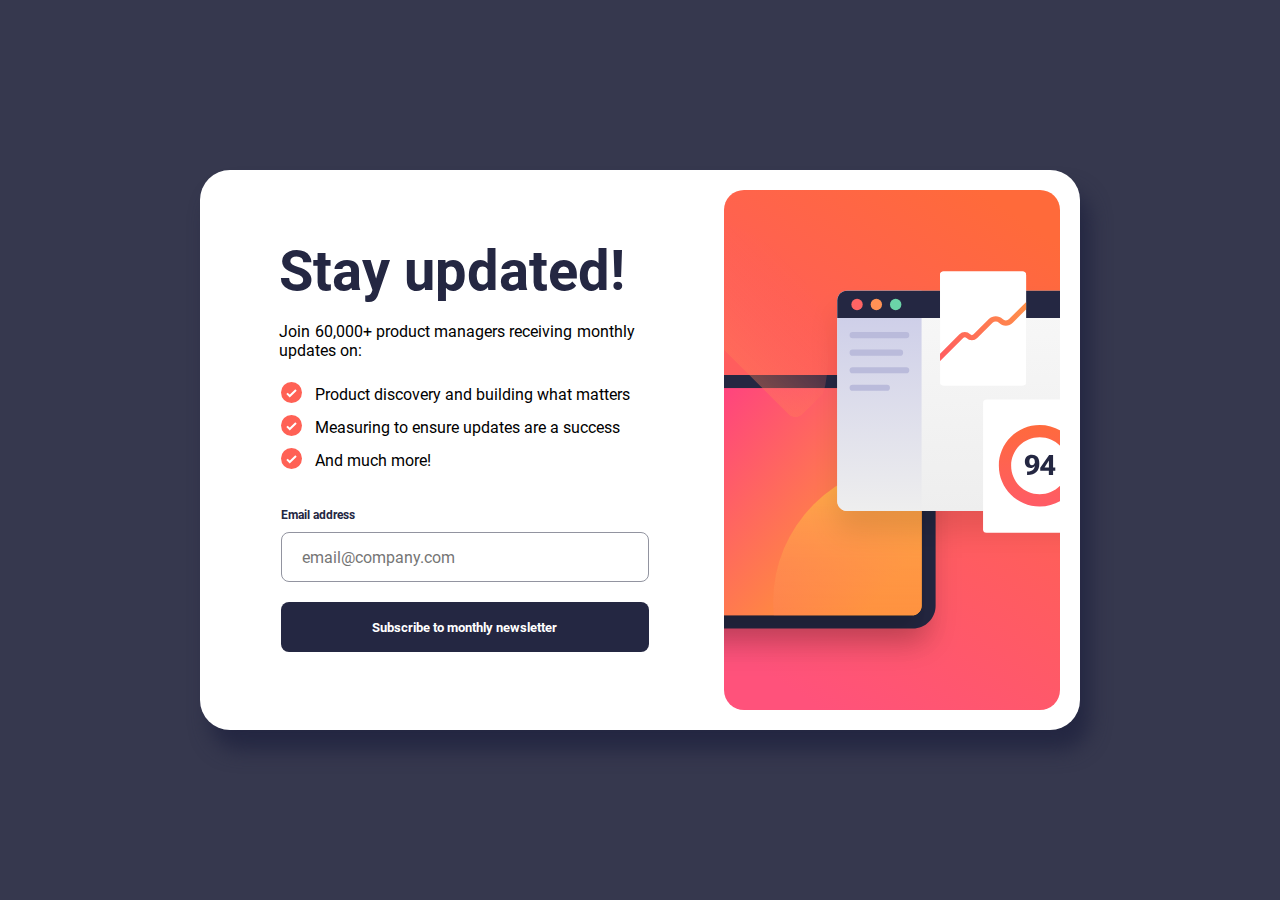
<file: form/index.html>
<!DOCTYPE html>
<html lang="en">
<head>
    <meta charset="UTF-8">
    <meta name="viewport" content="width=device-width, initial-scale=1.0">
    <title>Formulário</title>
    <link rel="stylesheet" href="index.css">
    <link rel="icon" type="image/x-icon" href="img/favicon-32x32.png">
    <script src="index.js" defer></script>
</head>
<body>
        <div class="container">
            <form id="form-confirm">
                <div class="text-subscribe">
                    <h1>Stay updated!</h1>
                    <p>Join 60,000+ product managers receiving monthly updates on:</p>
                    <table>
                        <tr>
                            <td class="icon"><img src="img/icon-list.svg" alt="icon-list"></td>
                            <td>Product discovery and building what matters</td>
                        </tr>
                        <tr>
                            <td class="icon"><img src="img/icon-list.svg" alt="icon-list"></td>
                            <td>Measuring to ensure updates are a success</td>
                        </tr>
                        <tr>
                            <td class="icon"><img src="img/icon-list.svg" alt="icon-list"></td>
                            <td>And much more!</td>
                        </tr>
                    </table>
                </div>
                <div class="email-subscribe">
                    <span id="emailError"></span>
                    <label for="email">Email address</label>
                    <input id="email" type="email" placeholder="email@company.com">
                    <button type="button" id="subscribeBtn" class="buttonDisab" disabled>Subscribe to monthly newsletter</button>
                </div>
            </form>
            <div id="fade" class="hide"></div>
            <section id="modal" class="hide">
                <img src="img/icon-success.svg" alt="">
                <h1>Thanks for subscribing!</h1>
                <p id="confirm"></p>
                <button type="submit" id="dismiss" class="button2">Dismiss message</button>
            </section>
            
            <div class="illustration"></div>
        
        </div>
</body>
</html>
</file>
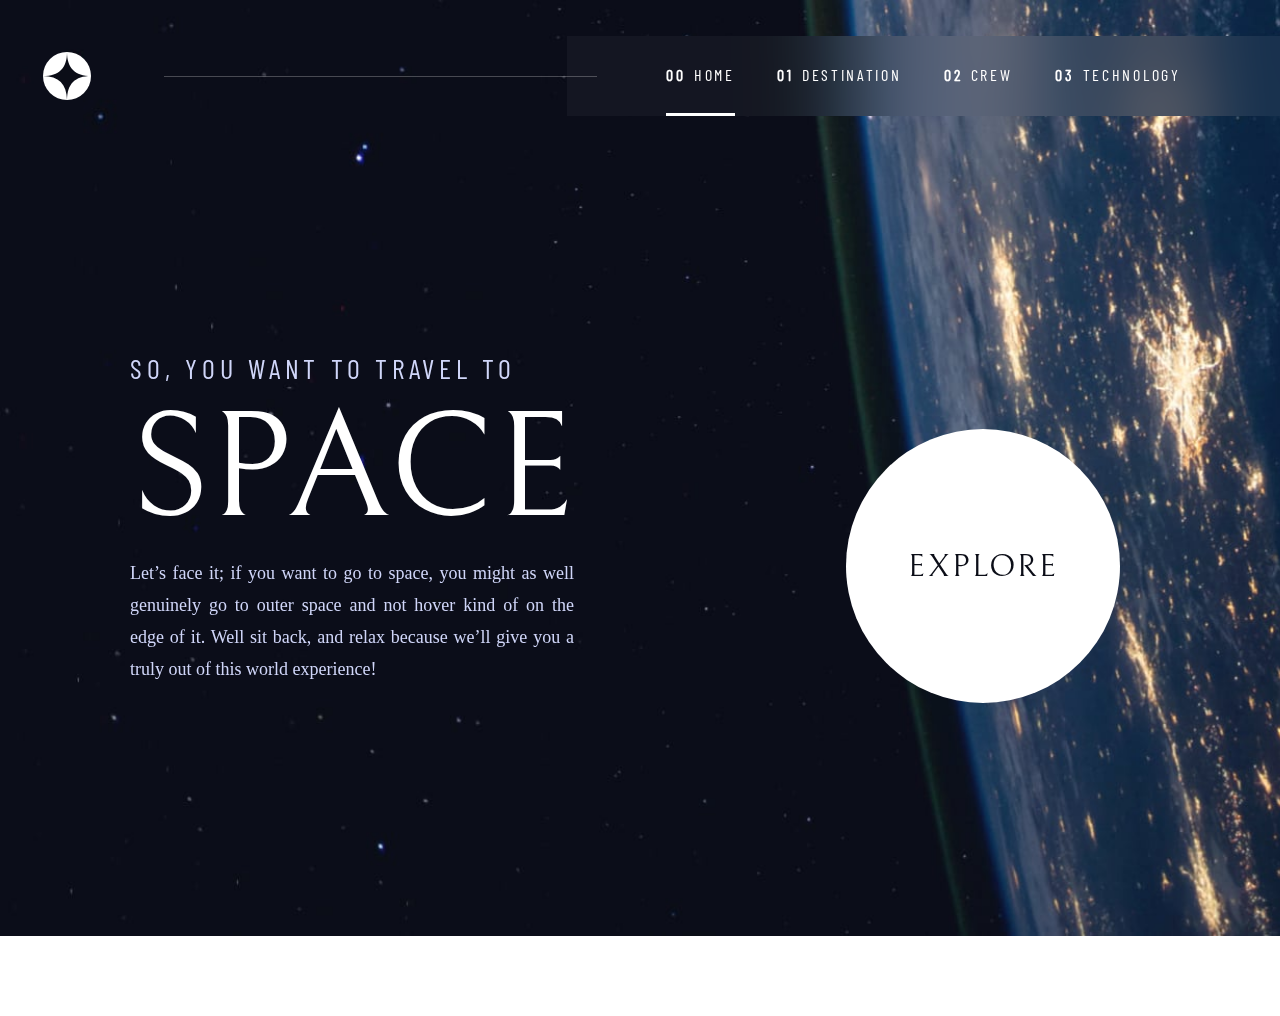
<file: space/index.html>
<!DOCTYPE html>
<html lang="en">
<head>
    <meta charset="UTF-8">
    <meta name="viewport" content="width=device-width, initial-scale=1.0">
    <link rel="stylesheet" href="styles/index.css">
    <script src="js/navBar.js" defer></script>
    <title>Home</title>
</head>
<body class="background-container">
    <nav class="navBar">
        <ul>
            <li class="menu-item active"><a href="index.html"><span>00</span> HOME</a></li>
            <li class="menu-item"><a href="./pages/destination.html"><span>01</span> DESTINATION</a></li>
            <li class="menu-item"><a href="./pages/crew.html"><span>02</span> CREW</a></li>
            <li class="menu-item"><a href="./pages/technology.html"><span>03</span> TECHNOLOGY</a></li>
        </ul>
        <hr>
        <figure class="container-img">
            <img src="./img/assets/shared/logo.svg" alt="">
        </figure>
    </nav>
    
    <section>
            <div class="justify">
                <h5>SO, YOU WANT TO TRAVEL TO</h5>
                <h1>SPACE</h1>
                <article>
                    Let’s face it; if you want to go to space, you might as well 
                    genuinely go to outer space and not hover kind of on the
                    edge of it. Well sit back, and relax because we’ll give you a
                    truly out of this world experience!
                </article>
            </div>
            <div class="btn-explore">
                <a href="./pages/destination.html"><button>EXPLORE</button></a>
            </div>
    </section>
</body>
</html>
</file>
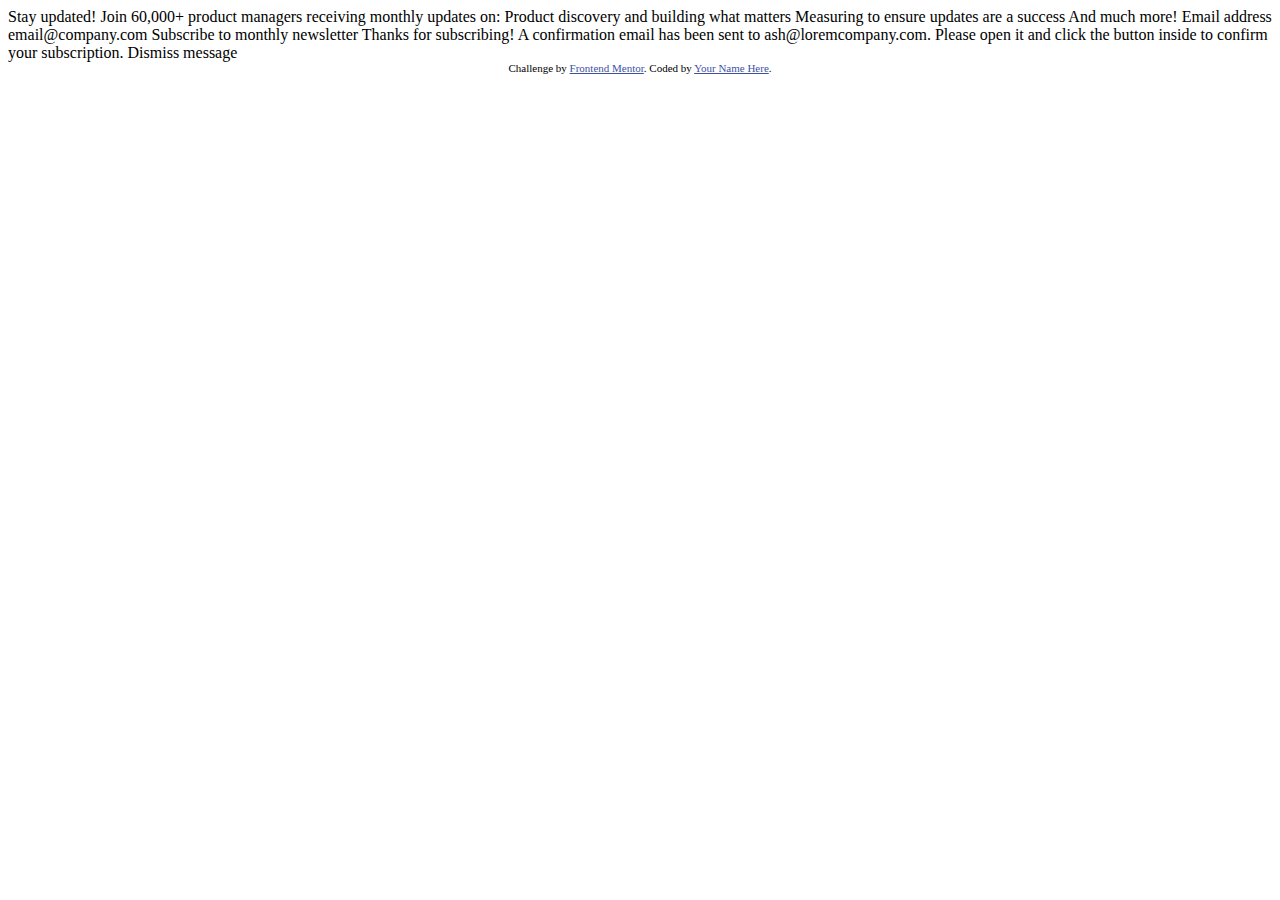
<file: form/newsletter-sign-up-with-success-message-main/index.html>
<!DOCTYPE html>
<html lang="en">
<head>
  <meta charset="UTF-8">
  <meta name="viewport" content="width=device-width, initial-scale=1.0"> <!-- displays site properly based on user's device -->

  <link rel="icon" type="image/png" sizes="32x32" href="./assets/images/favicon-32x32.png">
  
  <title>Frontend Mentor | Newsletter sign-up form with success message</title>

  <!-- Feel free to remove these styles or customise in your own stylesheet 👍 -->
  <style>
    .attribution { font-size: 11px; text-align: center; }
    .attribution a { color: hsl(228, 45%, 44%); }
  </style>
</head>
<body>

  <!-- Sign-up form start -->

  Stay updated!

  Join 60,000+ product managers receiving monthly updates on:

  Product discovery and building what matters
  Measuring to ensure updates are a success
  And much more!

  Email address
  email@company.com

  Subscribe to monthly newsletter

  <!-- Sign-up form end -->

  <!-- Success message start -->

  Thanks for subscribing!

  A confirmation email has been sent to ash@loremcompany.com. 
  Please open it and click the button inside to confirm your subscription.

  Dismiss message

  <!-- Success message end -->
  
  <div class="attribution">
    Challenge by <a href="https://www.frontendmentor.io?ref=challenge" target="_blank">Frontend Mentor</a>. 
    Coded by <a href="#">Your Name Here</a>.
  </div>
</body>
</html>
</file>
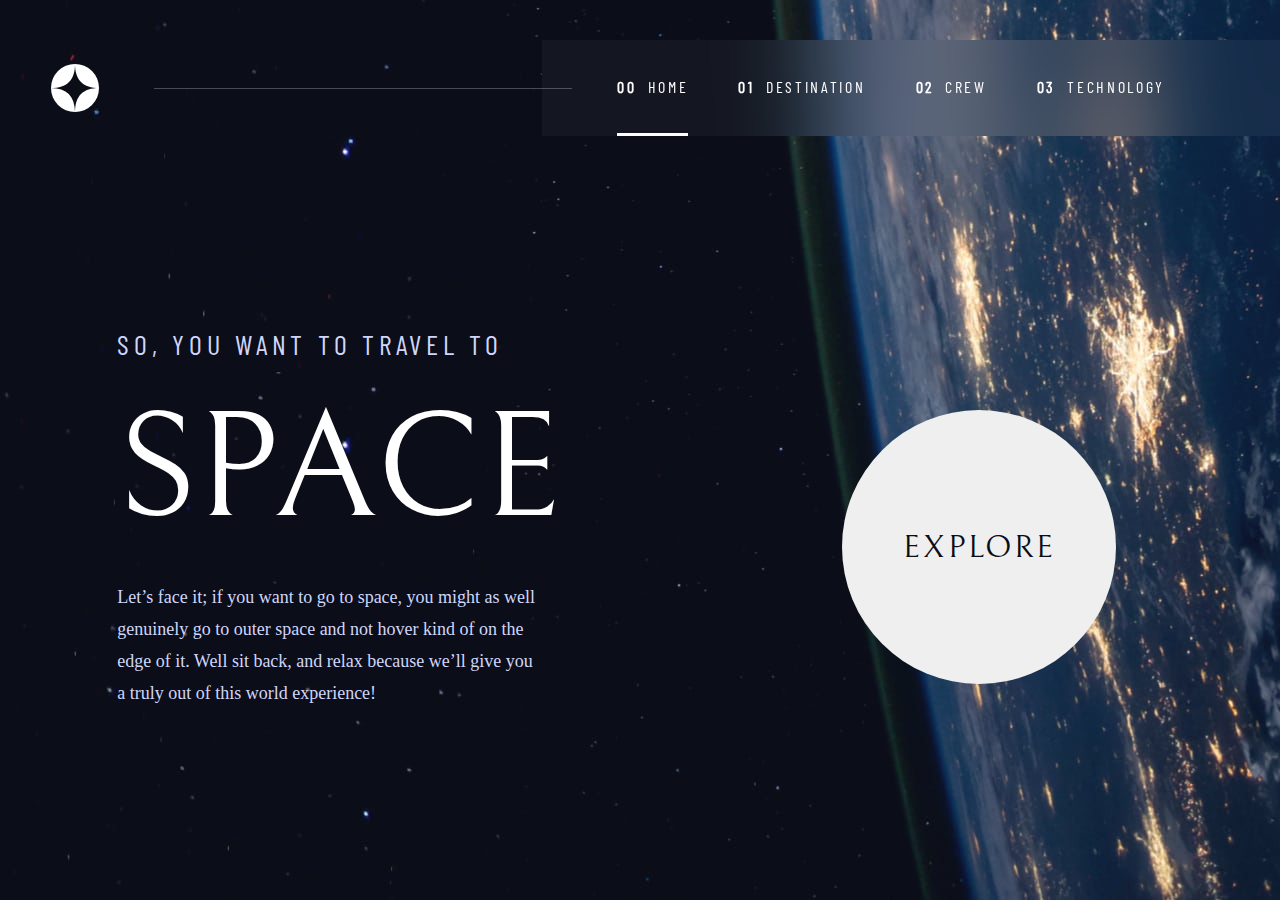
<file: tourism-space/public/index.html>
<!DOCTYPE html>
<html lang="en">
<head>
    <meta charset="UTF-8">
    <meta name="viewport" content="width=device-width, initial-scale=1.0">
    <link rel="stylesheet" href="../style/index.css">
    <script src="../js/index.js" defer></script>
    <title>Space - Home</title>
</head>
<body>
    <header>
        <figure>
            <img src="../img/assets/shared/logo.svg" alt="">
        </figure>
        <hr>
            <div class="mobile-menu">
                <div id="line1"></div>
                <div id="line2"></div>
                <div id="line3"></div>
            </div>
        <nav>
            <ul>
                <li><a href="index.html" class="nav-a active-border-line"><span>00</span>HOME</a></li>
                <li><a href="destination.html" class="nav-a"><span>01</span>DESTINATION</a></li>
                <li><a href="crew.html" class="nav-a"><span>02</span>CREW</a></li>
                <li><a href="technology.html" class="nav-a"><span>03</span>TECHNOLOGY</a></li>
            </ul>
        </nav>
    </header>
    <section>
        <div class="container-space">
            <div>
                <h2>SO, YOU WANT TO TRAVEL TO</h2>
                <h1>SPACE</h1>
                <p>
                    Let’s face it; if you want to go to space, 
                    you might as well genuinely go to outer space 
                    and not hover kind of on the edge of it. Well 
                    sit back, and relax because we’ll give you a 
                    truly out of this world experience!
                </p>
            </div>
        </div>
        <div class="container-btn">
            <div>
               <a href="destination.html"><button>EXPLORE</button></a>
            </div>
        </div>
    </section>
</body>
</html>
</file>
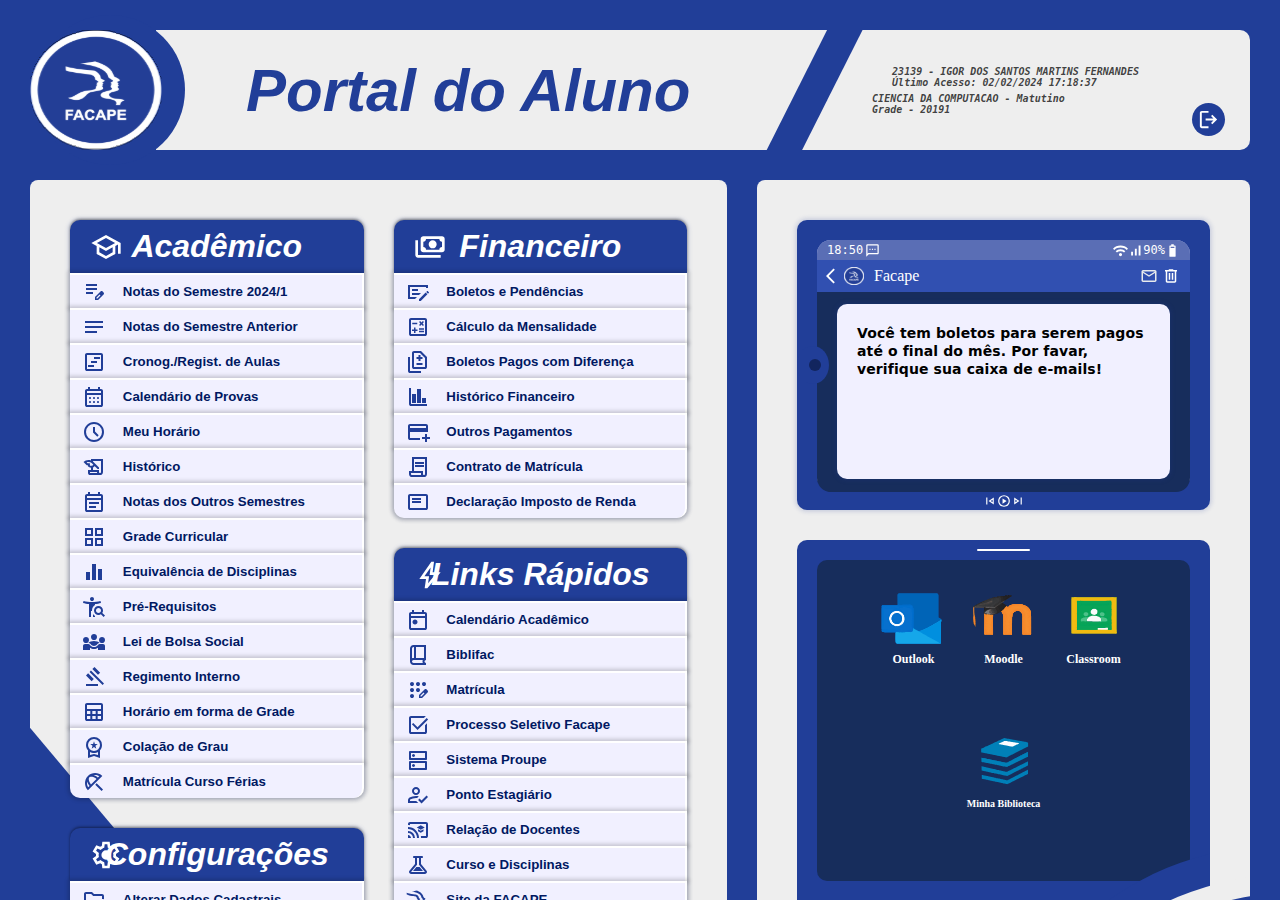
<file: facape/home/home.html>
<!DOCTYPE html>
<html lang="en">
<head>
    <meta charset="UTF-8">
    <meta http-equiv="X-UA-Compatible" content="IE=edge">
    <meta name="viewport" content="width=device-width, initial-scale=1.0">
    <link rel="preconnect" href="https://fonts.googleapis.com">
    <link rel="preconnect" href="https://fonts.gstatic.com" crossorigin>
    <link href="https://fonts.googleapis.com/css2?family=Pixelify+Sans:wght@400..700&display=swap" rel="stylesheet">
    <link rel="stylesheet" href="home.css">
    <script defer src="home.js"></script>
    <title>Portal do Aluno - Home</title>
</head>
<body>
    <div class="escurece-tela" id="tela-escura">
        <div class="manuais-wifi" id="wifi">
            <div class="fechar-manual" onclick="fechar()">
                <img src="../img/close_24dp_FILL0_wght400_GRAD0_opsz24.svg" alt="">
            </div>
            <div class="corte"></div>
            <div class="box-img">
                <img src="../img/Windows.svg.svg" alt="">
                <h2>Windows</h2>
            </div>
            <div class="box-img">
                <img src="../img/Android(1).svg.svg" alt="">
                <h2>Android</h2>
            </div>
            <div class="box-img">
                <img src="../img/IOS(1).svg.svg" alt="">
                <h2>IOS</h2>
            </div>
            <div class="box-img">
                <img src="../img/Linux(1).svg.svg" alt="">
                <h2>Linux</h2>
            </div>
        </div>
        <div class="caixa-app" id="app">
            <div class="faixa-app"></div>
            <div class="corte-app"></div>
            <div class="container-organizar" id="outlook">
                <div class="box-img-app">
                    <img src="../img/outlook.svg" alt="">
                </div>
                <div class="box-info-app">
                    <h1>Outlook</h1>
                    <div class="organizar-colunar">
                        <div>
                           <h3>E-mail:</h3>
                           <p>Renan.sousa@facape.br</p>
                        </div>
                        <div>
                            <h3>Senha Inicial:</h3>
                            <p>Clique aqui e veja</p>
                        </div>
                    </div>
                </div>
            </div>
            <div class="container-organizar" id="moodle">
                <div class="box-img-app">
                    <img src="../img/moodle.svg" alt="">
                </div>
                <div class="box-info-app">
                    <h1>Moodle</h1>
                    <div class="organizar-colunar">
                        <div>
                           <h3>Seu Login:</h3>
                           <p>É a sua matrícula</p>
                        </div>
                        <div>
                            <h3>Senha Inicial:</h3>
                            <p>Clique aqui e veja</p>
                        </div>
                    </div>
                </div>
            </div>
            <div class="container-organizar" id="classroom">
                <div class="box-img-app">
                    <img src="../img/classroom_vector.svg" alt="">
                </div>
                <div class="box-info-app">
                    <h1>Classroom</h1>
                    <div class="organizar-colunar">
                        <div>
                           <h3>Seu Login:</h3>
                           <p>Renan.sousa.23139@aluno.facape.br</p>
                        </div>
                        <div>
                            <h3>Senha Inicial:</h3>
                            <p>Clique aqui e veja</p>
                        </div>
                    </div>
                </div>
            </div>
            <div class="container-organizar" id="biblioteca">
                <div class="box-img-app">
                    <img src="../img/Minha_Biblioteca.svg" alt="">
                </div>
                <div class="box-info-app">
                    <h1>Minha Biblioteca</h1>
                    <div class="organizar-colunar">
                        <div>
                           <h3>Seu Login:</h3>
                           <p>Renan.sousa.23139@aluno.facape.br</p>
                        </div>
                        <div>
                            <h3>Senha Inicial:</h3>
                            <p>Clique aqui e veja</p>
                        </div>
                    </div>
                </div>
            </div>
            <div class="fechar-app" onclick="fechar()">
                <img src="../img/close_24dp_FILL0_wght400_GRAD0_opsz24.svg" alt="">
            </div>
            <div class="buttom-acessar">Acessar</div>
        </div>
        <!-- mobile -->
        <div class="container-conteudo-mobile" id="academico-mobile">
            <div class="fechar-manual" onclick="fechar()">
                <img src="../img/close_24dp_FILL0_wght400_GRAD0_opsz24.svg" alt="">
            </div>
            <h1>
                <img src="../img/school_24dp_FILL0_wght400_GRAD0_opsz24.svg" alt="">
                Acadêmico
            </h1>
            <div class="topicos">
                <h5>
                    <img src="../img/edit_note_24dp_FILL0_wght400_GRAD0_opsz24.svg" alt="">
                    Notas do Semestre 2024/1</h5>
                <h5>
                    <img src="../img/notes_24dp_FILL0_wght400_GRAD0_opsz24.svg" alt="">
                    Notas do Semestre Anterior</h5>
                <h5>
                    <img src="../img/view_timeline_24dp_FILL0_wght400_GRAD0_opsz24.svg" alt="">
                    Cronog./Regist. de Aulas</h5>
                <h5>
                    <img src="../img/calendar_month_24dp_FILL0_wght400_GRAD0_opsz24.svg" alt="">
                    Calendário de Provas</h5>
                <h5>
                    <img src="../img/schedule_24dp_FILL0_wght400_GRAD0_opsz24.svg" alt="">
                    Meu Horário</h5>
                <h5>
                    <img src="../img/history_edu_24dp_FILL0_wght400_GRAD0_opsz24.svg" alt="">
                    Histórico</h5>
                <h5>
                    <img src="../img/event_note_24dp_FILL0_wght400_GRAD0_opsz24.svg" alt="">
                    Notas dos Outros Semestres</h5>
                <h5>
                    <img src="../img/grid_view_24dp_FILL0_wght400_GRAD0_opsz24.svg" alt="">
                    Grade Curricular</h5>
                <h5>
                    <img src="../img/equalizer_24dp_FILL0_wght400_GRAD0_opsz24.svg" alt="">
                    Equivalência de Disciplinas</h5>
                <h5>
                    <img src="../img/conditions_24dp_FILL0_wght400_GRAD0_opsz24.svg" alt="">
                    Pré-Requisitos</h5>
                <h5>
                    <img src="../img/diversity_3_24dp_FILL0_wght400_GRAD0_opsz24.svg" alt="">
                    Lei de Bolsa Social</h5>
                <h5>
                    <img src="../img/gavel_24dp_FILL0_wght400_GRAD0_opsz24.svg" alt="">
                    Regimento Interno</h5>
                <h5>
                    <img src="../img/table_24dp_FILL0_wght400_GRAD0_opsz24.svg" alt="">
                    Horário em forma de Grade</h5>
                <h5>
                    <img src="../img/workspace_premium_24dp_FILL0_wght400_GRAD0_opsz24.svg" alt="">
                    Colação de Grau</h5>
                <h5 style="border-bottom-left-radius: 10px; border-bottom-right-radius: 10px;">
                    <img src="../img/beach_access_24dp_FILL0_wght400_GRAD0_opsz24.svg" alt="">
                    Matrícula Curso Férias</h5>
            </div>
        </div>
        <div class="container-conteudo-mobile" id="financeiro-mobile">
            <div class="fechar-manual" onclick="fechar()">
                <img src="../img/close_24dp_FILL0_wght400_GRAD0_opsz24.svg" alt="">
            </div>
            <h1>
                <img src="../img/payments_24dp_FILL0_wght400_GRAD0_opsz24.svg" alt="">
                Financeiro
            </h1>
            <div class="topicos">
                <h5>
                    <img src="../img/checkbook_24dp_FILL0_wght400_GRAD0_opsz24.svg" alt="">
                    Boletos e Pendências</h5>
                <h5>
                    <img src="../img/calculate_24dp_FILL0_wght400_GRAD0_opsz24.svg" alt="">
                    Cálculo da Mensalidade</h5>
                <h5>
                    <img src="../img/difference_24dp_FILL0_wght400_GRAD0_opsz24.svg" alt="">
                    Boletos Pagos com Diferença</h5>
                <h5>
                    <img src="../img/finance_24dp_FILL0_wght400_GRAD0_opsz24.svg" alt="">
                    Histórico Financeiro</h5>
                <h5>
                    <img src="../img/add_card_24dp_FILL0_wght400_GRAD0_opsz24.svg" alt="">
                    Outros Pagamentos </h5>
                <h5>
                    <img src="../img/contract_24dp_FILL0_wght400_GRAD0_opsz24 (1).svg" alt="">
                    Contrato de Matrícula</h5>
                <h5 style="border-bottom-left-radius: 10px; border-bottom-right-radius: 10px;">
                    <img src="../img/featured_play_list_24dp_FILL0_wght400_GRAD0_opsz24.svg" alt="">
                    Declaração Imposto de Renda</h5>
            </div>
        </div>
        <div class="container-conteudo-mobile" id="links-mobile">
            <div class="fechar-manual" onclick="fechar()">
                <img src="../img/close_24dp_FILL0_wght400_GRAD0_opsz24.svg" alt="">
            </div>
            <h1>
                <img src="../img/bolt_24dp_FILL0_wght400_GRAD0_opsz24.svg" alt="">
                Links Rápidos
            </h1>
            <div class="topicos">
                <h5>
                    <img src="../img/today_24dp_FILL0_wght400_GRAD0_opsz24.svg" alt="">
                    Calendário Acadêmico</h5>
                <h5>
                    <img src="../img/book_2_24dp_FILL0_wght400_GRAD0_opsz24.svg" alt="">
                    Biblifac</h5>
                <h5>
                    <img src="../img/app_registration_24dp_FILL0_wght400_GRAD0_opsz24.svg" alt="">
                    Matrícula</h5>
                <h5>
                    <img src="../img/select_check_box_24dp_FILL0_wght400_GRAD0_opsz24.svg" alt="">
                    Processo Seletivo Facape</h5>
                <h5>
                    <img src="../img/dns_24dp_FILL0_wght400_GRAD0_opsz24.svg" alt="">
                    Sistema Proupe</h5>
                <h5>
                    <img src="../img/how_to_reg_24dp_FILL0_wght400_GRAD0_opsz24.svg" alt="">
                    Ponto Estagiário</h5>
                <h5>
                    <img src="../img/cast_for_education_24dp_FILL0_wght400_GRAD0_opsz24.svg" alt="">
                    Relação de Docentes</h5>
                <h5>
                    <img src="../img/experiment_24dp_FILL0_wght400_GRAD0_opsz24.svg" alt="">
                    Curso e Disciplinas </h5>
                <h5 style="border-bottom-left-radius: 10px; border-bottom-right-radius: 10px;">
                    <img class="facape-icon" src="../img/FA (4).svg" alt="" style="width: 22px; height: 20px;">
                    Site da FACAPE</h5>
            </div>
        </div>
        <div class="container-conteudo-mobile" id="conf-mobile">
            <div class="fechar-manual" onclick="fechar()">
                <img src="../img/close_24dp_FILL0_wght400_GRAD0_opsz24.svg" alt="">
            </div>
            <h1>
                <img src="../img/settings_24dp_FILL0_wght400_GRAD0_opsz24.svg" alt="">
                Configurações
            </h1>
            <div class="topicos">
                <h5>
                    <img src="../img/bookmark_manager_24dp_FILL0_wght400_GRAD0_opsz24.svg" alt="">
                    Alterar Dados Cadastrais</h5>
                <h5>
                    <img src="../img/lock_24dp_FILL0_wght400_GRAD0_opsz24.svg" alt="">
                    Alterar Senha</h5>
                <h5>
                    <img src="../img/wifi_password_24dp_FILL0_wght400_GRAD0_opsz24.svg" alt="">
                    Alterar Senha Wifi</h5>
                <h5 style="border-bottom-left-radius: 10px; border-bottom-right-radius: 10px;">
                    <img src="../img/folder_supervised_24dp_FILL0_wght400_GRAD0_opsz24.svg" alt="">
                    Dados Cadastrais</h5>
            </div>
        </div>
        <div class="container-recados" id="recados">
            <div class="fechar-manual" onclick="fechar()">
                <img src="../img/close_24dp_FILL0_wght400_GRAD0_opsz24.svg" alt="">
            </div>
            <div class="container-tela">
                <div class="barra-phone">
                    <img class="icon" src="../img/battery_6_bar_24dp_FILL0_wght400_GRAD0_opsz24.svg" alt="" style="width:15px">
                    <span>90%</span>
                    <img class="icon" src="../img/signal_cellular_alt_24dp_FILL0_wght400_GRAD0_opsz24.svg" alt="" style="width:15px">
                    <img class="icon" src="../img/wifi_24dp_FILL0_wght400_GRAD0_opsz24.svg" alt="" style="width:15px">
                    <span class="hora">18:50</span>
                    <img class="sms icon" src="../img/sms_24dp_FILL0_wght400_GRAD0_opsz24.svg" alt="" style="width:15px">
                </div>
                <div class="cab-facape">
                    <img class="sms icon" src="../img/arrow_back_ios_24dp_FILL0_wght400_GRAD0_opsz24.svg" alt="" style="width:18px">
                    <img class="sms icon" src="../img/Logo_ FACAPE.svg" alt="" style="width:20px">
                    <span>Facape</span>
                    <img class="bin" src="../img/delete_24dp_FILL0_wght400_GRAD0_opsz24.svg" alt="" style="width:18px">
                    <img class="msg" src="../img/mail_24dp_FILL0_wght400_GRAD0_opsz24.svg" alt="" style="width:18px">
                </div>
                <div class="container-msg">
                    <div class="box-msg">
                       <span>
                        Você tem boletos para serem pagos até o final do mês. 
                        Por favar, verifique sua caixa de e-mails!
                       </span>
                    </div>
                </div>
            </div>
            <div class="container-buttons">
                <img src="../img/skip_previous_24dp_FILL0_wght400_GRAD0_opsz24.svg" alt="">
                <img src="../img/play_circle_24dp_FILL0_wght400_GRAD0_opsz24.svg" alt="">
                <img src="../img/skip_next_24dp_FILL0_wght400_GRAD0_opsz24.svg" alt="">
            </div>
            <div class="camera">
                <div></div>
            </div>
        </div>
        <div class="Container-outros" id="apps-mobile">
            <div class="fechar-manual" onclick="fechar()">
                <img src="../img/close_24dp_FILL0_wght400_GRAD0_opsz24.svg" alt="">
            </div>
            <div class="linha"></div>
            <div class="container-agrupar">
                <div onclick="abrirOutlook()">
                    <img src="../img/outlook.svg" alt="">
                    <h4>Outlook</h4>
                </div>
                <div onclick="abrirMoodle()">
                    <img src="../img/moodle.svg" alt="">
                    <h4>Moodle</h4>
                </div>
                <div onclick="abrirClassroom()">
                    <img src="../img/classroom_vector.svg" alt="">
                    <h4>Classroom</h4>
                </div>
                <div onclick="abrirBiblioteca()">
                    <img src="../img/Minha_Biblioteca.svg" alt="">
                    <h4 style="font-size: 10px; text-align: center;">Minha Biblioteca</h4>
                </div>
            </div>
        </div>
        <!-- mobile-->
    </div>

    <section class="container-home">
        <header class="container-header">
            <div class="container-portal">
                <section>
                    <div class="container-circulo"></div>
                    <div class="container-img">
                        <img src="../img/Logo_ FACAPE.svg" alt="Logo_Facape">
                    </div> 
                    <div class="container-titulo">
                        <h1>Portal do Aluno</h1>
                    </div>
                </section>
                <div class="container-informacao">
                    <div class="text-1">
                        <h4>23139 - Igor dos santos martins fernandes</h4>
                        <h4><span>Último Acesso</span>: 02/02/2024 17:18:37</h4>
                    </div>
                    <div class="text-2">
                        <h4>Ciencia da Computacao - <span>Matutino</span></h4>
                        <h4><span>Grade</span> - 20191</h4>
                    </div>
                    <div class="circulo">
                        <img src="../img/logout_24dp_FILL0_wght400_GRAD0_opsz24.svg" alt="">
                    </div>
                </div>
            </div>
        </header>
        <div class="container-body">
            <div class="container-right">
                <div class="button-column">
                    <button class="buttom-container-ativar" onclick="atvContMobi(1)">
                        <img src="../img/school_24dp_FILL0_wght400_GRAD0_opsz24.svg" alt="">
                        Acadêmico
                    </button>
                    <button class="buttom-container-ativar" onclick="atvContMobi(2)">
                        <img src="../img/payments_24dp_FILL0_wght400_GRAD0_opsz24.svg" alt="">
                        Financeiro
                    </button>
                </div>
                <div class="button-column">
                    <button class="buttom-container-ativar" onclick="atvContMobi(3)">
                        <img src="../img/bolt_24dp_FILL0_wght400_GRAD0_opsz24.svg" alt="">
                        Links Rápidos
                    </button>
                    <button class="buttom-container-ativar" onclick="atvContMobi(4)">
                        <img src="../img/settings_24dp_FILL0_wght400_GRAD0_opsz24.svg" alt="">
                        Configurações
                    </button>
                </div>

                <div class="midias-mobile">
                    <div onclick="ativarMidiasMobile(1)">
                        <img src="../img/mail_24dp_FILL0_wght400_GRAD0_opsz24.svg" alt="">
                    </div>
                    <div onclick="ativarMidiasMobile(2)">
                        <img src="../img/apps_24dp_FILL0_wght400_GRAD0_opsz24.svg" alt="">
                    </div>
                    <div onclick="aparecerWifi()">
                        <img src="../img/network_manage_24dp_FILL0_wght400_GRAD0_opsz24.svg" alt="">
                    </div>
                </div>

                <div class="corte"></div>
                <div class="container-coluna">
                    <div class="container-conteudo">
                        <h1>
                            <img src="../img/school_24dp_FILL0_wght400_GRAD0_opsz24.svg" alt="">
                            Acadêmico
                        </h1>
                        <div class="topicos">
                            <h5>
                                <img src="../img/edit_note_24dp_FILL0_wght400_GRAD0_opsz24.svg" alt="">
                                Notas do Semestre 2024/1</h5>
                            <h5>
                                <img src="../img/notes_24dp_FILL0_wght400_GRAD0_opsz24.svg" alt="">
                                Notas do Semestre Anterior</h5>
                            <h5>
                                <img src="../img/view_timeline_24dp_FILL0_wght400_GRAD0_opsz24.svg" alt="">
                                Cronog./Regist. de Aulas</h5>
                            <h5>
                                <img src="../img/calendar_month_24dp_FILL0_wght400_GRAD0_opsz24.svg" alt="">
                                Calendário de Provas</h5>
                            <h5>
                                <img src="../img/schedule_24dp_FILL0_wght400_GRAD0_opsz24.svg" alt="">
                                Meu Horário</h5>
                            <h5>
                                <img src="../img/history_edu_24dp_FILL0_wght400_GRAD0_opsz24.svg" alt="">
                                Histórico</h5>
                            <h5>
                                <img src="../img/event_note_24dp_FILL0_wght400_GRAD0_opsz24.svg" alt="">
                                Notas dos Outros Semestres</h5>
                            <h5>
                                <img src="../img/grid_view_24dp_FILL0_wght400_GRAD0_opsz24.svg" alt="">
                                Grade Curricular</h5>
                            <h5>
                                <img src="../img/equalizer_24dp_FILL0_wght400_GRAD0_opsz24.svg" alt="">
                                Equivalência de Disciplinas</h5>
                            <h5>
                                <img src="../img/conditions_24dp_FILL0_wght400_GRAD0_opsz24.svg" alt="">
                                Pré-Requisitos</h5>
                            <h5>
                                <img src="../img/diversity_3_24dp_FILL0_wght400_GRAD0_opsz24.svg" alt="">
                                Lei de Bolsa Social</h5>
                            <h5>
                                <img src="../img/gavel_24dp_FILL0_wght400_GRAD0_opsz24.svg" alt="">
                                Regimento Interno</h5>
                            <h5>
                                <img src="../img/table_24dp_FILL0_wght400_GRAD0_opsz24.svg" alt="">
                                Horário em forma de Grade</h5>
                            <h5>
                                <img src="../img/workspace_premium_24dp_FILL0_wght400_GRAD0_opsz24.svg" alt="">
                                Colação de Grau</h5>
                            <h5 style="border-bottom-left-radius: 10px; border-bottom-right-radius: 10px;">
                                <img src="../img/beach_access_24dp_FILL0_wght400_GRAD0_opsz24.svg" alt="">
                                Matrícula Curso Férias</h5>
                        </div>
                    </div>
                    <div class="container-conteudo">
                        <h1>
                            <img src="../img/settings_24dp_FILL0_wght400_GRAD0_opsz24.svg" alt="">
                            Configurações
                        </h1>
                        <div class="topicos">
                            <h5>
                                <img src="../img/bookmark_manager_24dp_FILL0_wght400_GRAD0_opsz24.svg" alt="">
                                Alterar Dados Cadastrais</h5>
                            <h5>
                                <img src="../img/lock_24dp_FILL0_wght400_GRAD0_opsz24.svg" alt="">
                                Alterar Senha</h5>
                            <h5>
                                <img src="../img/wifi_password_24dp_FILL0_wght400_GRAD0_opsz24.svg" alt="">
                                Alterar Senha Wifi</h5>
                            <h5 style="border-bottom-left-radius: 10px; border-bottom-right-radius: 10px;">
                                <img src="../img/folder_supervised_24dp_FILL0_wght400_GRAD0_opsz24.svg" alt="">
                                Dados Cadastrais</h5>
                        </div>
                    </div>
                </div>
                <div class="container-coluna">
                    <div class="container-conteudo">
                        <h1>
                            <img src="../img/payments_24dp_FILL0_wght400_GRAD0_opsz24.svg" alt="">
                            Financeiro
                        </h1>
                        <div class="topicos">
                            <h5>
                                <img src="../img/checkbook_24dp_FILL0_wght400_GRAD0_opsz24.svg" alt="">
                                Boletos e Pendências</h5>
                            <h5>
                                <img src="../img/calculate_24dp_FILL0_wght400_GRAD0_opsz24.svg" alt="">
                                Cálculo da Mensalidade</h5>
                            <h5>
                                <img src="../img/difference_24dp_FILL0_wght400_GRAD0_opsz24.svg" alt="">
                                Boletos Pagos com Diferença</h5>
                            <h5>
                                <img src="../img/finance_24dp_FILL0_wght400_GRAD0_opsz24.svg" alt="">
                                Histórico Financeiro</h5>
                            <h5>
                                <img src="../img/add_card_24dp_FILL0_wght400_GRAD0_opsz24.svg" alt="">
                                Outros Pagamentos </h5>
                            <h5>
                                <img src="../img/contract_24dp_FILL0_wght400_GRAD0_opsz24 (1).svg" alt="">
                                Contrato de Matrícula</h5>
                            <h5 style="border-bottom-left-radius: 10px; border-bottom-right-radius: 10px;">
                                <img src="../img/featured_play_list_24dp_FILL0_wght400_GRAD0_opsz24.svg" alt="">
                                Declaração Imposto de Renda</h5>
                        </div>
                    </div>
                    <div class="container-conteudo">
                        <h1>
                            <img src="../img/bolt_24dp_FILL0_wght400_GRAD0_opsz24.svg" alt="">
                            Links Rápidos
                        </h1>
                        <div class="topicos">
                            <h5>
                                <img src="../img/today_24dp_FILL0_wght400_GRAD0_opsz24.svg" alt="">
                                Calendário Acadêmico</h5>
                            <h5>
                                <img src="../img/book_2_24dp_FILL0_wght400_GRAD0_opsz24.svg" alt="">
                                Biblifac</h5>
                            <h5>
                                <img src="../img/app_registration_24dp_FILL0_wght400_GRAD0_opsz24.svg" alt="">
                                Matrícula</h5>
                            <h5>
                                <img src="../img/select_check_box_24dp_FILL0_wght400_GRAD0_opsz24.svg" alt="">
                                Processo Seletivo Facape</h5>
                            <h5>
                                <img src="../img/dns_24dp_FILL0_wght400_GRAD0_opsz24.svg" alt="">
                                Sistema Proupe</h5>
                            <h5>
                                <img src="../img/how_to_reg_24dp_FILL0_wght400_GRAD0_opsz24.svg" alt="">
                                Ponto Estagiário</h5>
                            <h5>
                                <img src="../img/cast_for_education_24dp_FILL0_wght400_GRAD0_opsz24.svg" alt="">
                                Relação de Docentes</h5>
                            <h5>
                                <img src="../img/experiment_24dp_FILL0_wght400_GRAD0_opsz24.svg" alt="">
                                Curso e Disciplinas </h5>
                            <h5 style="border-bottom-left-radius: 10px; border-bottom-right-radius: 10px;">
                                <img class="facape-icon" src="../img/FA (4).svg" alt="" style="width: 22px; height: 20px;">
                                Site da FACAPE</h5>
                        </div>
                    </div>
                    <div onclick="aparecerWifi()" class="container-manual">
                        Manuais de Configuração WIFI-Alunos 
                        <span>(Clique aqui para ver)</span>
                    </div>
                </div>
            </div>
            <div class="container-left">
                <div class="container-recados">
                    <div class="container-tela">
                        <div class="barra-phone">
                            <img class="icon" src="../img/battery_6_bar_24dp_FILL0_wght400_GRAD0_opsz24.svg" alt="" style="width:15px">
                            <span>90%</span>
                            <img class="icon" src="../img/signal_cellular_alt_24dp_FILL0_wght400_GRAD0_opsz24.svg" alt="" style="width:15px">
                            <img class="icon" src="../img/wifi_24dp_FILL0_wght400_GRAD0_opsz24.svg" alt="" style="width:15px">
                            <span class="hora">18:50</span>
                            <img class="sms icon" src="../img/sms_24dp_FILL0_wght400_GRAD0_opsz24.svg" alt="" style="width:15px">
                        </div>
                        <div class="cab-facape">
                            <img class="sms icon" src="../img/arrow_back_ios_24dp_FILL0_wght400_GRAD0_opsz24.svg" alt="" style="width:18px">
                            <img class="sms icon" src="../img/Logo_ FACAPE.svg" alt="" style="width:20px">
                            <span>Facape</span>
                            <img class="bin" src="../img/delete_24dp_FILL0_wght400_GRAD0_opsz24.svg" alt="" style="width:18px">
                            <img class="msg" src="../img/mail_24dp_FILL0_wght400_GRAD0_opsz24.svg" alt="" style="width:18px">
                        </div>
                        <div class="container-msg">
                            <div class="box-msg">
                               <span>
                                Você tem boletos para serem pagos até o final do mês. 
                                Por favar, verifique sua caixa de e-mails!
                               </span>
                            </div>
                        </div>
                    </div>
                    <div class="container-buttons">
                        <img src="../img/skip_previous_24dp_FILL0_wght400_GRAD0_opsz24.svg" alt="">
                        <img src="../img/play_circle_24dp_FILL0_wght400_GRAD0_opsz24.svg" alt="">
                        <img src="../img/skip_next_24dp_FILL0_wght400_GRAD0_opsz24.svg" alt="">
                    </div>
                    <div class="camera">
                        <div></div>
                    </div>
                </div>
                <div class="Container-outros">
                    <div class="linha"></div>
                    <div class="container-agrupar">
                        <div onclick="abrirOutlook()">
                            <img src="../img/outlook.svg" alt="">
                            <h4>Outlook</h4>
                        </div>
                        <div onclick="abrirMoodle()">
                            <img src="../img/moodle.svg" alt="">
                            <h4>Moodle</h4>
                        </div>
                        <div onclick="abrirClassroom()">
                            <img src="../img/classroom_vector.svg" alt="">
                            <h4>Classroom</h4>
                        </div>
                        <div onclick="abrirBiblioteca()">
                            <img src="../img/Minha_Biblioteca.svg" alt="">
                            <h4 class="fullhd" style="font-size: 10px;">Minha Biblioteca</h4>
                        </div>
                    </div>
                    <div class="container-midias">
                        <div>
                            <p>
                                FACULDADE DE PETROLINA - FACAPE
                            </p>
                            <p>
                                Copyright© 2024
                            </p>
                        </div>
                    </div>
                    <div class="corte-circ"></div>
                </div>
                <div class="Container-left-circulo">
                    <div></div>
                </div>
                <div class="box-nti">
                    <img src="../img/nti.svg" alt="">
                </div>
                    <h2>NTI</h2>
            </div>
            <div class="rodape">
                <div class="rodape-circulo"></div>
                <div class="rodape-corte"></div>
                <div class="text-rodape">
                    <p>FACULDADE DE PETROLINA - FACAPE</p>
                    <p>NÚCLEO DE TECNOLOGIA DA INFORMAÇÃO</p>
                    <p>Copyright© 2024</p>
                </div>
                <div class="nti-logo">
                    <img src="../img/nti.svg" alt="">
                    <h2>NTI</h2>
                </div>
            </div>
        </div>
    </section>
</body>
</html>
</file>
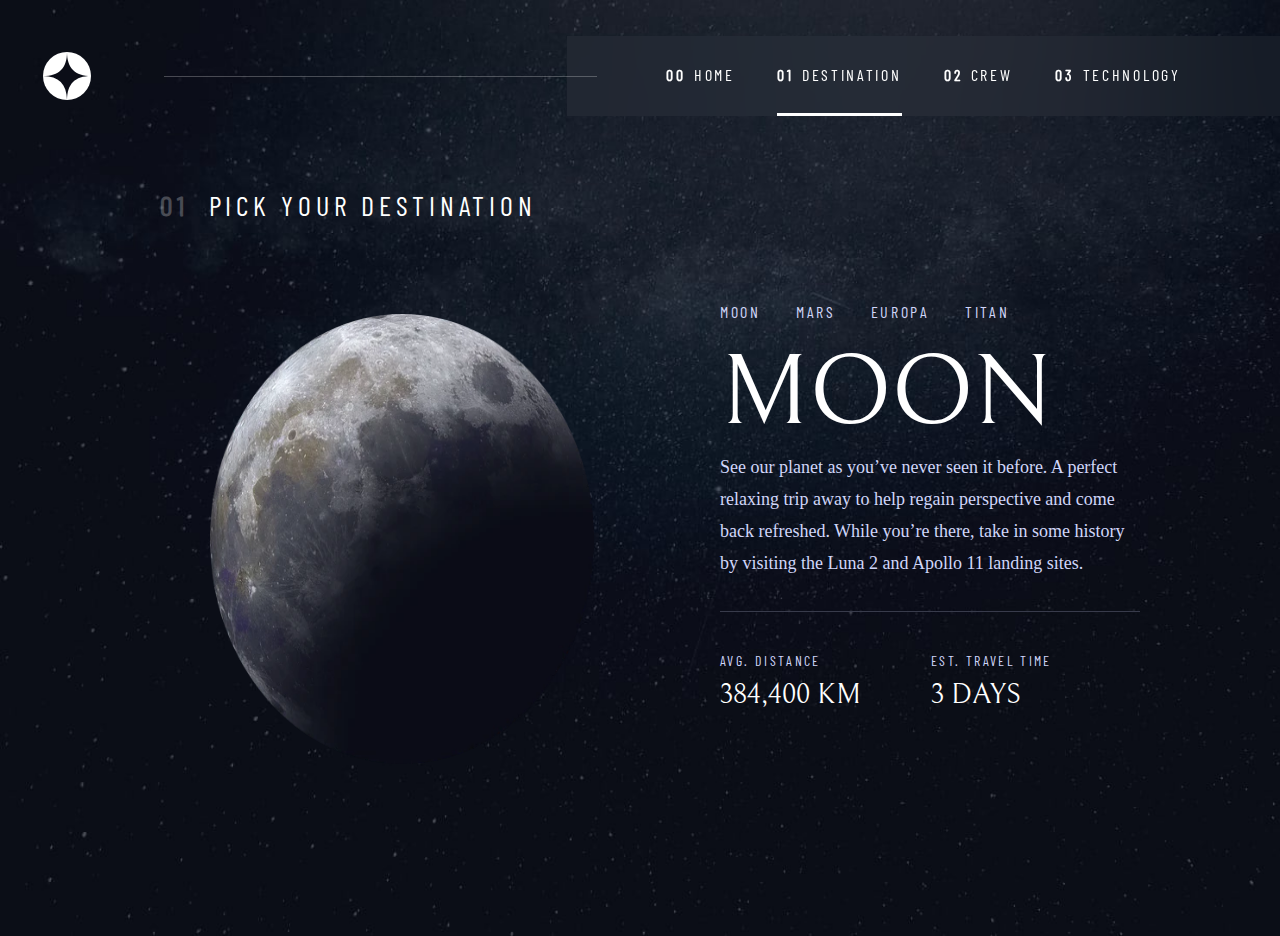
<file: space/pages/destination.html>
<!DOCTYPE html>
<html lang="en">
<head>
    <meta charset="UTF-8">
    <meta name="viewport" content="width=device-width, initial-scale=1.0">
    <link rel="stylesheet" href="../styles/index.css">
    <script src="../js/navBar.js" defer></script>
    <title>Destination</title>
</head>
<body class="background-container2">
    <header>
        <nav class="navBar">
            <div class="mobile-menu">
                <div id="line1"></div>
                <div id="line2"></div>
                <div id="line3"></div>
            </div>
            <ul>
                <li class="menu-item"><a href="../index.html"><span>00</span> HOME</a></li>
                <li class="menu-item active"><a href="./destination.html"><span>01</span> DESTINATION</a></li>
                <li class="menu-item"><a href="./crew.html"><span>02</span> CREW</a></li>
                <li class="menu-item"><a href="./technology.html"><span>03</span> TECHNOLOGY</a></li>
            </ul>
            <hr>
            <figure class="container-img">
                <img src="../img/assets/shared/logo.svg" alt="">
            </figure>
        </nav>
    </header>
    <section>
        <figure class="planet-1">
            <h5><span>01</span>pick your destination</h5>
            <img src="../img/assets/destination/image-moon.webp" alt="">
        </figure>
        <div class="container-destination">
            <nav class="nav-destination">
                <div class="btn-nav">MOON</div>
                <div class="btn-nav">MARS</div>
                <div class="btn-nav">EUROPA</div>
                <div class="btn-nav">TITAN</div>
            </nav>
            <h1>MOON</h1>
            <article>
                See our planet as you’ve never seen it before. 
                A perfect relaxing trip away to help regain 
                perspective and come back refreshed. While you’re there, 
                take in some history by visiting the Luna 2 and Apollo 11 
                landing sites.
            </article>
            <div class="info-destination">
                <div class="dist-destination">
                    <span class="title">AVG. DISTANCE</span>
                    <span class="info">384,400 km</span>
                </div>
                <div class="time-destination">
                    <span class="title">Est. travel time</span>
                    <span class="info">3 days</span>
                </div>
            </div>
        </div>
    </section>
</body>
</html>
</file>
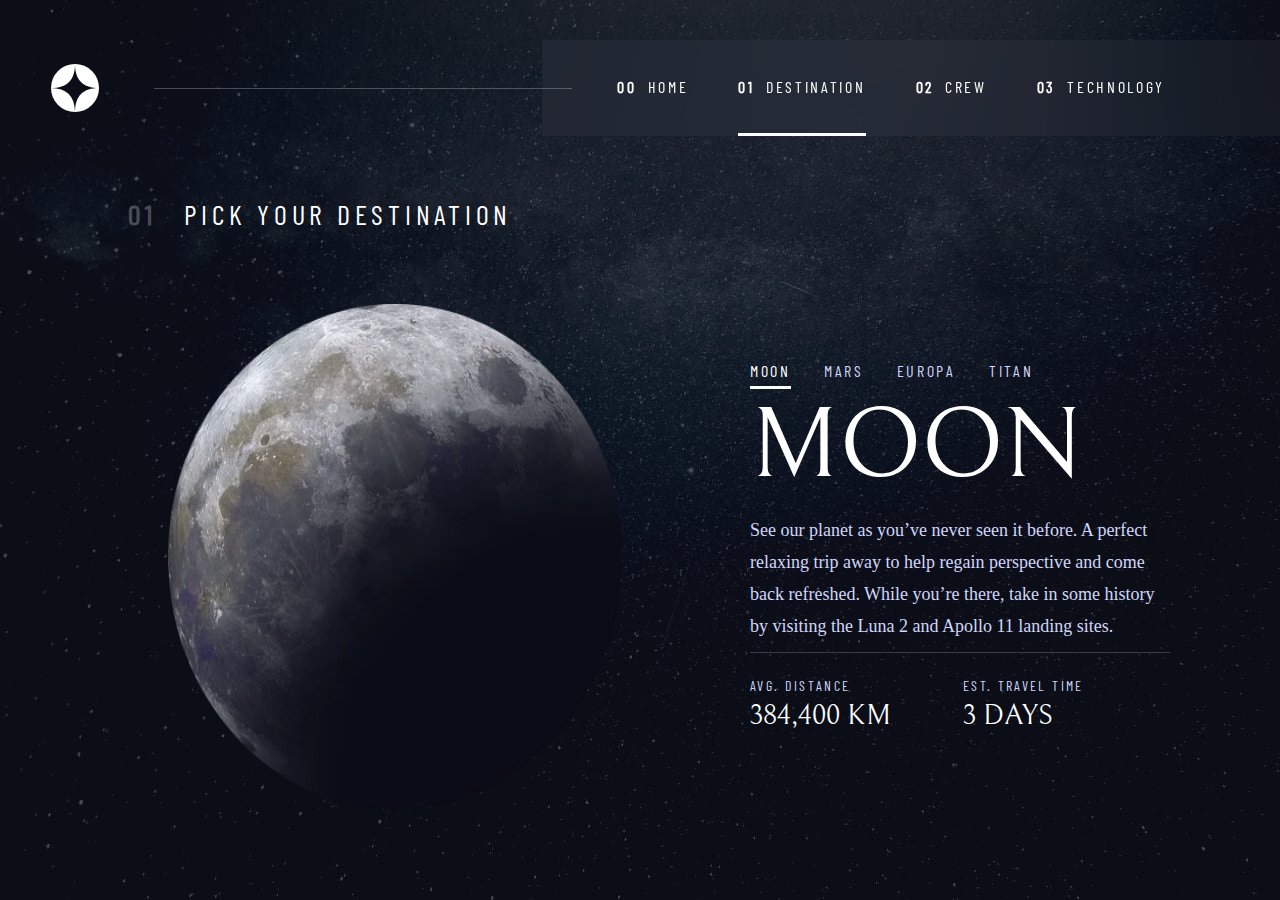
<file: tourism-space/public/destination.html>
<!DOCTYPE html>
<html lang="en">
<head>
    <meta charset="UTF-8">
    <meta name="viewport" content="width=device-width, initial-scale=1.0">
    <link rel="stylesheet" href="../style/index.css">
    <script src="../js/index.js" defer></script>
    <title>Space - Destination</title>
</head>
<body class="back-destination">
    <header>
        <figure>
            <img src="../img/assets/shared/logo.svg" alt="">
        </figure>
        <hr>
            <div class="mobile-menu">
                <div id="line1"></div>
                <div id="line2"></div>
                <div id="line3"></div>
            </div>
        <nav>
            <ul>
                <li><a href="index.html" class="nav-a"><span>00</span>HOME</a></li>
                <li><a href="destination.html" class="nav-a active-border-line"><span>01</span>DESTINATION</a></li>
                <li><a href="crew.html" class="nav-a"><span>02</span>CREW</a></li>
                <li><a href="technology.html" class="nav-a"><span>03</span>TECHNOLOGY</a></li>
            </ul>
        </nav>
    </header>
    <section>
        <div class="container-planet">
            <h2><span>01</span>PICK YOUR DESTINATION</h2>
            <div>
                <figure>
                    <img id="img-planet" src="../img/assets/destination/image-moon.webp" alt="moon">
                </figure>
            </div>
        </div>
        <div class="container-info-planet">
            <div>
                <nav>
                    <ul>
                        <li id="moon" class="nav-a-planet active-border-line"><span>MOON</span></li>
                        <li id="mars" class="nav-a-planet"><span>MARS</span></li>
                        <li id="europa" class="nav-a-planet"><span>EUROPA</span></li>
                        <li id="titan" class="nav-a-planet"><span>TITAN</span></li>
                    </ul>
                </nav>
                <div class="container">
                    <h1 id="title-h1">MOON</h1>
                    <p class="paragraph">
                        See our planet as you’ve never seen it before. 
                        A perfect relaxing trip away to help regain perspective 
                        and come back refreshed. While you’re there, take in some 
                        history by visiting the Luna 2 and Apollo 11 landing sites.
                    </p>
                    <div class="info-trip">
                        <div>
                            <span class="title">AVG. DISTANCE</span>
                            <h3 id="distance" class="data">384,400 KM</h3>
                        </div>
                        <div>
                            <span class="title">EST. TRAVEL TIME</span>
                            <h3 id="days" class="data">3 DAYS</h3>
                        </div>
                    </div>
                </div>
            </div>
        </div>
    </section>
</body>
</html>
</file>
<file: form/index.css>
*{
    box-sizing: border-box;
    margin: 0;
    padding: 0;
}

@font-face {
    font-family:Roboto-Bold ;
    src: url(fonts/Roboto-Bold.ttf);
}

@font-face {
    font-family: Roboto-Regular;
    src: url(fonts/Roboto-Regular.ttf);
}

:root{
    --DarkSlateGrey: hsl(234, 29%, 20%);
    --CharcoalGrey: hsl(235, 18%, 26%);
    --Grey: hsl(231, 7%, 60%);
    --White: hsl(0, 0%, 100%);
    --Tomato: hsl(4, 100%, 67%);
}

body{
    display: flex;
    width: 100vw;
    height: 100vh;
    cursor: url(img/cursor.png), pointer;
    position: relative;
    justify-content: center;
    align-items: center;
    background: var(--CharcoalGrey);
}

body  .container{

    display: flex;
    background-color: var(--White);
    position: relative;
    border-radius: 30px;
    box-shadow: 10px 20px 20px var(--DarkSlateGrey);
    width: 55rem;
    height: 35rem;
    padding: 20px;
    
}

body .container form{
    display: flex;
    flex-direction: column;
    justify-content: center;
    align-items: center;

    width: 60%;
    height: 100%;

    padding-right: 30px;
    padding-top: 20px;
}

body .container form .text-subscribe{
    display: grid;
    
    width: 22.2rem;
    height: 15rem;

    text-align: justify;
}

body .container form .text-subscribe p{
    font-size: 16px;
    font-family: Roboto-Regular;
}

body .container form .text-subscribe table, p{
    font-size: 16px;
    font-family: Roboto-Regular;
}

body .container form .text-subscribe table img{
    margin-right: 10px; 
}

body .container form .text-subscribe h1{
    color: var(--DarkSlateGrey);
    font-weight: 100 700;
    font-family: Roboto-Bold;
    font-size: 56px;
}

body .container form .email-subscribe{
    display: flex;
    position: relative;
    flex-direction: column;
    margin-top: 30px;
    width: 23rem;
    margin-left: 15px;;
}

body .container form .email-subscribe label{
    color: var(--DarkSlateGrey);
    font-weight: 100 700;
    font-family: Roboto-Bold;
    font-size: 12px;
}

body .container form .email-subscribe span{
    
    display: flex;
    position: absolute;
    color: var(--Tomato);
    font-family: Roboto-Bold;
    font-size: 12px;
    right: 0px;
    

}

body .container form .email-subscribe input:invalid{
    background-color: #ffe8e6;
    border: 1px solid var(--Tomato) !important;
    color:var(--Tomato) !important;
}

body .container form .email-subscribe input:focus{
    border: 1px solid black;
    outline: none;
}

body .container form .email-subscribe input{
    margin-top: 10px;
    border: 1px solid var(--Grey);
    color: black;
    margin-bottom: 20px;
    border-radius: 8px;
    padding-left: 20px;
    height: 50px;
    font-size: 16px;

    font-family: Roboto-Regular;
}


body .container form .email-subscribe .buttonDisab, .buttonHabi, .button2{
    border: none;
    background-color: var(--DarkSlateGrey);
    color: var(--White);
    border-radius: 8px;
    height: 50px;
    font-family: Roboto-Bold;
    cursor: url(img/cursor.png), pointer;
    margin-bottom: 30px;
    
}

body .container form .email-subscribe .buttonHabi:hover, .button2:hover{
    background: linear-gradient(45deg,#ff5478, #ff6841);
    box-shadow: 0px 4px 20px 0px #ff6841;
    cursor: url(img/pointer.png), pointer;
}


body .container .illustration{
    background-image: url(img/illustration-sign-up-desktop.svg);
    background-size: cover;
    background-repeat: no-repeat;
    border-radius: 20px;
    width: 40%;
    height: 100%;

}

#fade{
    position: fixed;
    top: 0;
    left: 0;
    width: 100%;
    height: 100%;
    background-color:var(--CharcoalGrey) ;
    z-index: 5;
}

#modal button{
    margin-top: 30px;
    margin-bottom: 30px;
    font-size: 16px;
}

#modal p{
    margin-top: 20px;
    line-height: 24px;
}

#modal h1{
    line-height: 3.6rem;
}

#modal img{
    margin-bottom: 30px;
}

#modal{
    position:fixed;
    left:50%;
    top: 50%;
    display: grid;
    transform: translate(-50%, -50%);
    background-color: var(--White);
    box-shadow: 10px 20px 20px var(--DarkSlateGrey);
    border-radius: 30px;
    z-index: 10;
    width: 500px;
    max-width: 90%;
    height: 520px;
    padding: 4rem;
    align-items: center;
}

.container section h1{
    color: var(--DarkSlateGrey);
    font-family: Roboto-Bold;
    font-size: 55px;
}

#modal.hide, #fade.hide{
    opacity:0;
    pointer-events: none;
}

#fade, #modal{
    transition: 0.5s;
    opacity: 1;
    pointer-events: all;
}

@media screen and (max-width: 800px) {


    body .container .illustration{

        background-image: url(img/illustration-sign-up-mobile.svg);
        background-repeat: no-repeat;
        background-size: cover;
        background-position: center;
        border-radius: 0px;
        border-bottom-right-radius: 20px;
        border-bottom-left-radius: 20px;
        width: 100%;
        height: 40%;
    
    }

    body{
        display: flex;
        width: 100vw;
        height: 100vh;
        cursor: url(img/cursor.png), pointer;
        position: relative;
        justify-content: center;
        align-items: center;
        background: var(--CharcoalGrey);
    }
    
    body  .container{

        display: flex;
        flex-direction: column-reverse;
        justify-content: center;
        min-width: 100%;
        height: 100%;
        overflow-x: hidden;
        border-radius: 0;
        padding: 0px;
    }

    body .container form{
        display: flex;
        flex-direction: column;
        justify-content: center;
        align-items: center;
    
        width: 100%;
        height: 60%;
    
        padding: 0px;
        padding-left: 20px;
        padding-right: 20px;
    }

    body .container form .text-subscribe{
        display: grid;
        
        width: 100%;
        height: auto;
        text-align: left;
        padding-left: 0px;
        padding-right: 20px;
        line-height: 1.3rem;
    }

    body .container form .text-subscribe p{
        font-size: 12px;
        font-family: Roboto-Regular;
        margin-bottom: 10px;
    }
    
    body .container form .text-subscribe table, p{
        font-size: 12px;
        font-family: Roboto-Regular;
    }

    body .container form .text-subscribe table tr{
        margin-bottom: 8px;
        display: flex;
    }
    
    body .container form .text-subscribe table img{
        margin-right: 8px; 
        width: 15px;
        height: 15px;
    }

    table{
        padding-right: 10px;
    }
    
    body .container form .text-subscribe h1{
        color: var(--DarkSlateGrey);
        font-weight: 100 700;
        font-family: Roboto-Bold;
        font-size: 30px;
        margin-bottom: 20px;
        margin-top: 40px;
    }

    body .container form .email-subscribe{
        display: flex;
        position: relative;
        flex-direction: column;
        margin-top: 15px;
        margin-left: 0px;
        width: 100%;
    }
    
    body .container form .email-subscribe label{
        color: var(--DarkSlateGrey);
        font-weight: 100 700;
        font-family: Roboto-Bold;
        font-size: 10px;
    }
    
    body .container form .email-subscribe span{
        
        display: flex;
        position: absolute;
        color: var(--Tomato);
        font-family: Roboto-Bold;
        font-size: 10px;
    }

    body .container form .email-subscribe input{
        margin-top: 10px;
        border: 1px solid var(--Grey);
        color: black;
        margin-bottom: 10px;
        border-radius: 8px;
        padding-left: 20px;
        height: 50px;
        font-size: 12px;
    
        font-family: Roboto-Regular;
    }

    #modal button{
        margin-top: 200px;
        margin-bottom: 0px;
        font-size: 12px;
    }
    
    #modal p{
        margin-top: 20px;
        line-height: 18px;
    }
    
    #modal h1{
        line-height: 2.6rem;
        font-size: 40px;
    }
    
    #modal img{
        margin-bottom: 50px;
    }
    
    #modal{
        position:fixed;
        left:50%;
        top: 50%;
        display: grid;
        transform: translate(-50%, -50%);
        background-color: var(--White);
        box-shadow: none;
        border-radius: 0px;
        z-index: 10;
        width: 100%;
        max-width: 100%;
        height: 100%;
        padding: 20px;
        align-items: center;
        align-content: center;
    }
    
}
</file>
<file: space/styles/index.css>
* {
    margin: 0;
    padding: 0;
    box-sizing: border-box;
}

body{
    width: 100%;
    height: 100vh; 
    overflow-y: hidden;
}

/*<recursos>------------------------------------------------------------------------*/
@font-face{
    font-family: BarlowCondensed;
    src: url(../font/BarlowCondensed-Regular.ttf);
}

@font-face{
    font-family: Bellefair;
    src: url(../font/Bellefair-Regular.ttf);
}

:root{
    --primaryColor:#0B0D17;
    --secondaryColor: #D0D6F9;
    --tertiaryColor: #FFFFFF;
    --QuartinaryColor: rgba(255, 255, 255, 0.04);
    --QuinternaryColor: rgba(255, 255, 255, 0.5021);
    --buttonHoverColor: rgba(255, 255, 255, 0.1036);
    --font1: Bellefair;
    --font2: BarlowCondensed;
    --font3: Barlow;

    --characterSpace1: 2.35px;
    --characterSpace2: 2.7px;
    --characterSpace3: 4.75px;
}
/*</recursos>------------------------------------------------------------------------*/

/*<nav>------------------------------------------------------------------------*/
.mobile-menu{
    display: none;
    cursor: pointer;
}

body .navBar{
    display: flex;
    flex-direction: row-reverse;
    width: 100%;
    align-items: center;
    justify-content: space-between;
    margin-top: 36px;
}

body .navBar hr{
    position: relative;
    width: 38%;
    left: 30px;
    border: thin solid var(--tertiaryColor);
    opacity: 0.2515;
    border-top: none;
    border-right: none;
    border-left: none; 
}

body .navBar .container-img{
    display: flex;
    justify-content: center;
    width: 150px;
}

body .navBar .imagem img{
    width: 48px;
    height: 48px;
}

body .navBar ul{
    display: flex;
    list-style-type: none;
    justify-content: center;
    align-items: center;
    width: 62.5%;
    height: 80px;
    gap: 6%;
    background: var(--QuartinaryColor);
    backdrop-filter: blur(40.774227142333984px);

    
    font-family: var(--font2);
    font-size: 16px;
    font-style: normal;
    font-weight: 400;
    line-height: normal;
    letter-spacing: var(--characterSpace2)
    
}

body .navBar ul li, .menu-item{
    display: flex;
    align-items: center;
    height: 100%;
    transition: border-bottom 0.3s ease, border-radius 0.3s ease; 
    border-bottom: 3px solid transparent;
    transition: 0.4s;
}

.menu-item:hover{
    border-bottom: 3px solid var(--QuinternaryColor);
}

.active{
    border-bottom: 3px solid var(--tertiaryColor) !important;
}


body .navBar ul li a{
    color: var(--tertiaryColor);
    text-decoration: none;
    height: 100%;
    display: flex;
    align-items: center;
}

body .navBar ul li a span{
    margin-right: 8px;
    font-weight: 700;
}
/*</nav>------------------------------------------------------------------------*/
/*<Home>------------------------------------------------------------------------*/
.background-container{
    background-image: url(../img/assets/home/background-home-desktop.jpg);
    background-repeat: no-repeat;
    background-size: cover;
    transition: 1s;
}

body section{
    display: flex;
    position: relative;
    width: 100%;
    height: 100%;
    justify-content: space-between;
    align-items: center;
    padding-right: 160px;
    padding-left: 160px;
}

body section .justify {
    display: grid;
    text-align: justify;
    width: 40%;
    height: 100%;
    flex-direction: column;
    justify-content: center;
    margin-bottom: 10%;
    align-items: center;
    align-content: center;
}

body section div h1{
    color: var(--tertiaryColor);
    font-family: var(--font1);
    font-size: 150px;
    font-style: normal;
    font-weight: 400;
    line-height: normal;
}

body section div h5{
    color: var(--secondaryColor);
    font-family: var(--font2);
    font-size: 28px;
    font-style: normal;
    font-weight: 400;
    line-height: normal;
    letter-spacing: var(--characterSpace3);
}

body section div article{
    color: var(--secondaryColor);
    font-family: var(--font3);
    font-size: 18px;
    font-style: normal;
    font-weight: 400;
    line-height: 32px;
}

body section .btn-explore button{
    width: 274px;
    height: 274px;
    flex-shrink: 0;

    border-radius: 274px;
    border: none;
    background: var(--tertiaryColor);

    color: var(--primaryColor);
    font-family: var(--font1);
    font-size: 32px;
    font-style: normal;
    font-weight: 400;
    line-height: normal;
    letter-spacing: 2px;
    transition: 0.5s;
}

body section .btn-explore button:hover{
    box-shadow: 0px 0px 1px 80px var(--buttonHoverColor);
    cursor: pointer;
}

/*</Home>-----------------------------------------------------------------------*/
/*<Destination>-----------------------------------------------------------------------*/
.background-container2{
    background-image: url(../img/assets/destination/background-destination-desktop.jpg);
    background-repeat: no-repeat;
    background-size: cover;
    transition: 1s;
}

.background-container2 section{
    display: flex;
    width: 100%;
    height: 80%;
}

.background-container2 section figure {
    display: flex;
    flex-direction: column;
    width: 50%;
    height: 80%;
    gap: 16%;
}

.background-container2 section img {
    height: 80%;
    width: 80%;
    margin-left: 50px;
}

.background-container2 section figure h5{
    display: flex;
    color: var(--tertiaryColor);
    font-family: var(--font2);
    font-size: 28px;
    font-style: normal;
    font-weight: 400;
    line-height: normal;
    letter-spacing: var(--characterSpace3);
    text-transform: uppercase;
    gap: 20px;
}

.background-container2 section figure h5 span{
    font-weight: 700;
    opacity: 0.25;
}

.background-container2 section .planet-1{
    background-repeat: no-repeat;
    background-size: cover;
}

.background-container2 .container-destination{
    display: flex;
    flex-direction: column;
    width: 50%;
    height: 100%;
    justify-content: center;
    align-content: center;
    flex-wrap: wrap;
    padding-top: 60px;
    padding-left: 100px;
}

.background-container2 .container-destination .nav-destination{
    display: flex;
    width: 285.5px;
    height: 34px;
    font-size: 16px;
    gap: 35px;
    color: var(--secondaryColor);
    font-style: normal;
    font-weight: 400;
    line-height: normal;
    letter-spacing: var(--characterSpace2);
}

.nav-destination .btn-nav{
    cursor: pointer;
    height: 100%;
    font-family: var(--font2);
}

.nav-destination .btn-nav:hover{
    border-bottom: 3px solid var(--QuinternaryColor);
}

.background-container2 .container-destination h1{
    font-size: 100px;
}

.background-container2 .container-destination article{
    color: var(--secondaryColor);
    font-family: var(--font3);
    font-size: 18px;
    font-style: normal;
    font-weight: 400;
    line-height: 32px;
    width: 420px;
}

.background-container2 .container-destination .info-destination{
    display: flex;
    gap: 70px;
    border-top: 1px solid #383B4B;
    margin-top: 32px;
    height: 100px;
    align-items: flex-end;
}

.container-destination .info-destination .dist-destination{
    display: flex;
    flex-direction: column;
    gap: 10px;
}

.info-destination .title{
    color: var(--secondaryColor);
    font-family: var(--font2);
    font-size: 14px;
    font-style: normal;
    font-weight: 400;
    line-height: normal;
    letter-spacing: 2.362px;
    text-transform: uppercase;
}

.info-destination .info{
    color: var(--tertiaryColor);
    font-family: var(--font1);
    font-size: 28px;
    font-style: normal;
    font-weight: 400;
    line-height: normal;
    text-transform: uppercase;
}

.container-destination .info-destination .time-destination{
    display: flex;
    flex-direction: column;
    gap: 10px;
}
/*</Destination>-----------------------------------------------------------------------*/
/*<Crew>-----------------------------------------------------------------------*/
.background-container3{
    background-image: url(../img/assets/crew/background-crew-desktop.jpg);
    background-repeat: no-repeat;
    background-size: cover;
    transition: 1s;
}
/*</Crew>-----------------------------------------------------------------------*/
/*<Technology>-----------------------------------------------------------------------*/
.background-container4{
    background-image: url(../img/assets/technology/background-technology-desktop.jpg);
    background-repeat: no-repeat;
    background-size: cover;
    transition: 0.5s;
}
/*</Technology>-----------------------------------------------------------------------*/

/*<Responsividade>-----------------------------------------------------------------------*/

/*<Mobile>----------------------------------------------------------------------------- */
@media (max-width: 480px){


body{
    width: 100vw;
    height: 100vh;
    overflow-x: hidden !important;
    overflow-y: hidden !important;
}


@media (max-width: 380px){

    
    body{
        width: 100vw;
        height: 100vh;
        overflow-x: hidden !important;
        overflow-y: auto !important;
    }

    body .navBar{
        margin-bottom: 0px !important;
    }
}
}
/*</Mobile>----------------------------------------------------------------------------- */
/*<Extra small devices>----------------------------------------------------------------------------- */
@media (min-width: 200px) and (max-width: 767px){

/*<nav>------------------------------------------------------------------------*/

body .navBar{
    display: flex;
    flex-direction: row-reverse;
    width: 100%;
    align-items: center;
    justify-content: space-between;
    margin-top: 20px;
    margin-bottom: 40px;
    padding-left: 30px;
    padding-right: 30px;
}

body{
    width: 100vw;
    height: 100vh;
    overflow-x: hidden !important;
}

body .navBar ul{
    position: fixed;
    top: 0vh;
    bottom: 0vh;
    right: 0;
    width: 70%;
    height: 100vh;
    gap: 10px;
    flex-direction: column;
    align-items: center;
    justify-content: space-around;
    transform: translateX(100%);
    transition: transform 0.3s ease-in;
    z-index: 1;
    overflow: hidden;
}

body .navBar ul.active-nav{
    transform: translateX(0) !important;
    overflow: hidden;
    display: flex;
    height: 100%;
    padding-left: 50px;
    padding-top: 130px;
    justify-content: flex-start;
    align-items: center;
}

.active {
    border-right: 3px solid var(--tertiaryColor) !important;
    border-bottom: none !important;
}

.menu-item:hover{
    border-bottom: none;
}

body .navBar ul li{
    margin-left: 0;
    opacity: 0; 
    transition: 0s;
    width: 100%;
    height: 10%;
    margin: 0;
}

body .navBar ul li.active-li{
    opacity: 1 !important;
    z-index: 3;
}

body .navBar ul li a {
    width: 100% !important;
}

body .navBar hr{
    display: none;
    transition: 0.8;
}

body .navBar .mobile-menu{
    display: block;
    z-index: 2;
}

body .navBar .mobile-menu div{
    width: 24px;
    height: 3px;
    background: var(--tertiaryColor);
    margin: 8px;
    transition: 0.5s;
}

body .navBar .rotate{
    transform: rotate(45deg);
    transition: 0.5s;
    position: fixed;
}

body .navBar .mobile-menu .ex1{
    transform: rotate(90deg);
    transition: 0.5s;
}

body .navBar .mobile-menu .ex2{
    position: fixed;
    transform: rotate(90deg);
    top: 0px;
    transition: 0.5s;
}

body .navBar .mobile-menu .ex3{
    top: 0px;
    position: fixed;
    transition: 1s;
}

body .navBar .container-img {
    display: flex;
    justify-content: normal;
    width: 100%;
}

/*</nav>------------------------------------------------------------------------*/
    /*<Home>------------------------------------------------------------------------*/
.background-container{
    background-image: url(../img/assets/home/background-home-mobile.jpg);
    background-repeat: no-repeat;
    background-size: cover;
    transition: 1s;
    overflow-y: auto;
}

::-webkit-scrollbar{
    width: 5px;
    background: var(--primaryColor);
}

::-webkit-scrollbar-thumb{
    width: 5px;
    background-color: rgba(35,59,90,255);
}

body section {
    display: grid;
    width: 100%;
    height: 80%;
    padding-right: 0px;
    padding-left: 0px;
    padding-bottom: 0px;
    justify-content: center;
}

body section .justify {
    display: flex;
    text-align: justify;
    width: 100%;
    height: 100%;
    flex-direction: column;
    justify-content: flex-start;
    margin-bottom: 0%;
    align-items: center;
    margin-top: 20%;
}

body section div h1 {
    font-size: 80px;
    line-height: 100px;
}

body section div h5 {
    font-size: 16px;
    letter-spacing: 2.7px;
}

body section div article {
    font-size: 15px;
    line-height: 25px;
    text-align: center;
    width: 318px;
}

body section .btn-explore{
    display: flex;
    justify-content: center;
    
}

body section .btn-explore button {
    width: 150px;
    height: 150px;
    border-radius: 150px;
    margin-bottom: 10%;
    font-size: 20px;
}

body section .btn-explore button:hover {
    box-shadow: 0px 0px 1px 20px var(--buttonHoverColor);
}

/*</Home>-----------------------------------------------------------------------*/
}
/*</Extra small devices>----------------------------------------------------------------------------- */
/*<Small tablets>----------------------------------------------------------------------------- */
@media (min-width: 768px) and (max-width: 991px){
/*<nav>------------------------------------------------------------------------*/
body .navBar {
    margin-top: 0px;
    margin-bottom: 60px;
    transition: 0.8s;
}

body .navBar ul {
    width: 60%;
    height: 96px;
    gap: 30px;
    font-size: 14px;
    transition: 0.8s;
}

body .navBar ul li a span {
    display: none;
    transition: 0.5s;
}

body .navBar hr{
    display: none;
    transition: 0.8;
}

body .navBar ul li, .menu-item {
    display: flex;
    align-items: center;
    height: 100%;
    transition: border-bottom 0.3s ease, border-radius 0.3s ease;
    border-bottom: 3px solid transparent;
    transition: 0.4s;
}

/*</nav>------------------------------------------------------------------------*/
/*<Home>------------------------------------------------------------------------*/
.background-container{
    background-image: url(../img/assets/home/background-home-tablet.jpg);
    background-repeat: no-repeat;
    background-size: cover;
    transition: 1s;
    overflow-y: auto;
}

::-webkit-scrollbar{
    width: 5px;
    background: var(--primaryColor);
}

::-webkit-scrollbar-thumb{
    width: 5px;
    background-color: rgba(35,59,90,255);
}

body section {
    display: grid;
    width: 100%;
    height: 80%;
    padding-right: 0px;
    padding-left: 0px;
    padding-bottom: 0px;
    justify-content: center;
}

body section .justify {
    display: flex;
    text-align: justify;
    width: 100%;
    height: 100%;
    flex-direction: column;
    justify-content: flex-start;
    margin-bottom: 0%;
    align-items: center;
    margin-top: 20%;
}

body section div h5 {
    font-size: 20px;
    letter-spacing: 3.375px;
}

body section div article {
    font-size: 16px;
    line-height: 28px;
    text-align: center;
    width: 420px;
}

body section .btn-explore{
    display: flex;
    justify-content: center;
    
}

body section .btn-explore button {
    width: 242px;
    height: 242px;
    border-radius: 274px;
    margin-bottom: 10%;
}

body section .btn-explore button:hover {
    box-shadow: 0px 0px 1px 20px var(--buttonHoverColor);
}


/*</Home>-----------------------------------------------------------------------*/
}
/*</Small tablets>----------------------------------------------------------------------------- */


/*<Large tablets/laptops>----------------------------------------------------------------------------- */

@media (min-width: 992px) and (max-width: 1199px){

/*<nav>------------------------------------------------------------------------*/
body .navBar ul {
    width: 70%;
    font-size: 14px;
    transition: 0.8s;
}

body .navBar hr{
    width: 32%;
    transition: 0.5s;
}
/*</nav>------------------------------------------------------------------------*/
/*<Home>------------------------------------------------------------------------*/
.background-container{
    background-image: url(../img/assets/home/background-home-desktop.jpg);
    background-repeat: no-repeat;
    background-size: auto;
    transition: 1s;
}

body section {
    padding-left: 80px;
    padding-right: 180px;
    transition: 0.5s;
}

body section div h1 {
    font-size: 120px;
    transition: 0.8s;
}

body section div h5 {
    font-size: 18px;
    transition: 0.8s;
}

body section .btn-explore button {
    width: 240px;
    height: 240px;
    border-radius: 240px;
    font-size: 24px;
}

body section .btn-explore button:hover{
    box-shadow: 0px 0px 1px 40px var(--buttonHoverColor);
    cursor: pointer;
}

/*</Home>-----------------------------------------------------------------------*/

}
/*</Large tablets/laptops>----------------------------------------------------------------------------- */

/*<Extra large screens>----------------------------------------------------------------------------- */
@media (min-width: 1920px){

    body .navBar ul{
        font-size: 24px;
    }

    body .navBar ul {
        width: 70%;
        height: 130px;
        gap: 7%;
    }

    body section div h1 {
        font-size: 230px;
    }

    body section div h5 {
        font-size: 50px;
    }

    body section div article {
        color: var(--secondaryColor);
        font-family: var(--font3);
        font-size: 29px;
    }

    body section .btn-explore button {
        width: 347px;
        height: 347px;
        border-radius: 347px;
        font-size: 40px;
    }

    body .navBar .container-img {
        display: flex;
        justify-content: center;
        width: 250px;
    }

    body .navBar .container-img img{
        width: 60px;
    }
}
/*</Extra large screens>----------------------------------------------------------------------------- */

/*</Responsividade>-----------------------------------------------------------------------*/
</file>
<file: tourism-space/style/index.css>
*{
    padding: 0;
    margin: 0;
    box-sizing: border-box;
}

body{
    display: flex;
    flex-direction: column;
    width: 100%;
    height: 100vh;
    background-size: cover;
    background-repeat: no-repeat;
    background-image: url('../img/assets/home/background-home-desktop.jpg');
    overflow-y: auto;
}

.back-destination{
    background-image: url('../img/assets/destination/background-destination-desktop.jpg');
}

.back-crew{
    background-image: url('../img/assets/crew/background-crew-desktop.jpg');
}

.back-technology{
    background-image: url('../img/assets/technology/background-technology-desktop.jpg');
}

.hidden{
    overflow-y: hidden !important;
}

/* -------------------------- <RECURSOS> --------------------------------------- */

@font-face{
    font-family: BarlowCondensed;
    src: url(../font/BarlowCondensed-Regular.ttf);
}

@font-face{
    font-family: Bellefair;
    src: url(../font/Bellefair-Regular.ttf);
}

:root{
    --rootBlack:#0B0D17;
    --rootGray: #D0D6F9;
    --rootWhite: #FFFFFF;
    --rootWhite004: rgba(255, 255, 255, 0.04);
    --rootWhite05021: rgba(255, 255, 255, 0.5021);
    --rootWhite01036: rgba(255, 255, 255, 0.1036);
    --Bellefair: Bellefair;
    --BarlowCondensed: BarlowCondensed;
    --characterSpace235: 2.35px;
    --characterSpace27: 2.7px;
    --characterSpace3375: 3.375px;
    --characterSpace475: 4.75px;

    ::-webkit-scrollbar{
        width: 5px;
        background: var(--rootBlack);
    }
    
    ::-webkit-scrollbar-thumb{
        width: 5px;
        border-radius: 5px;
        background-color: var(--rootWhite);
    }
}

/* -------------------------- </RECURSOS> --------------------------------------- */
/* -------------------------- <NAVBAR> ------------------------------------------ */
body .mobile-menu{
    display: none;
    cursor: pointer;
} 

body .mobile-menu div{
    width: 24px;
    height: 3px;
    background: var(--rootWhite);
}

header{
    display: flex;
    position: relative;
    width: 100%;
    justify-content: space-between;
    align-items: center;
    padding-left: 2%;
    margin-top: 40px;
}

header figure{
    display: flex;
    width: 100px;
    height: 96px;
    justify-content: center;
    align-items: center;
}

header hr{
    z-index: 1;
    position: relative;
    width: 34%;
    left: 30px;
    border: thin solid var(--rootWhite);
    opacity: 0.2515;
    transition: 0.5s;
    border-top: none;
    border-right: none;
    border-left: none;
}

header nav{
    display: flex;
    width: 58.8%;
    height: 96px;
    padding-right: 40px;
    flex-shrink: 0;
    background: var(--rootWhite004);
    backdrop-filter: blur(40.774227142333984px);
    transition: 0.5s;
}

header nav ul{
    display: flex;
    width: 100%;
    height: 100%;
    gap: 50px;
    justify-content: center;
    align-items: center;
    list-style-type: none;
    transition: 0.5s;

    color: var(--rootWhite);
    font-family: var(--BarlowCondensed);
    font-size: 16px;
    letter-spacing: var(--characterSpace27);
}

header nav ul li{
    display: flex;
    height: 100%;
}

header nav ul li a{
    display: flex;
    width: 100%;
    height: 100%;
    align-items: center;
    cursor: pointer;
    gap: 11px;
    border-bottom: 3px solid transparent;
    transition: border-bottom 0.3s ease, border-radius 0.3s ease;
    color: inherit;
    font-size: inherit;
    list-style-type: inherit;
    text-decoration: inherit;
    letter-spacing: inherit;
}

header nav ul li a:hover{
    border-bottom: 3px solid var(--rootWhite05021);
}

.active-border-line{
    color: var(--rootWhite) !important;
    border-bottom: 3px solid var(--rootWhite) !important;
}

header nav ul li a span{
    font-weight: 700;
}

/* -------------------------- <NAVBAR> ------------------------------------------ */

/* -------------------------- <HOME> -------------------------------------------- */

body section{
    display: flex;
    width: 100%;
    height: 100vh;
}

body section .container-space{
    display: flex;
    width: 53%;
    height: 100%;
    justify-content: center;
    align-items: center;
    transition: 0.5s;
}

body section .container-space div{
    display: grid;
    gap: 24px;
    transition: 0.5s;
}

body section .container-space div h2{
    color: var(--rootGray);
    font-family: var(--BarlowCondensed);
    font-size: 28px;
    font-weight: 400;
    letter-spacing: var(--characterSpace475);
    transition: 0.5s;
}

body section .container-space div h1{
    color: var(--rootWhite);
    font-family: var(--Bellefair);
    font-size: 150px;
    font-weight: 400;
    transition: 0.5s;
}

body section .container-space div p, .paragraph{
    width: 420px;
    color: var(--rootGray);
    font-family: Barlow;
    font-size: 18px;
    font-weight: 400;
    line-height: 32px;
    transition: 0.5s;
}

body section .container-btn{
    display: flex;
    width: 47%;
    height: 100%;
    justify-content: center;
    align-items: center;
    transition: 0.5s;
}

body section .container-btn div{
    display: flex;
    width: 80%;
    height: 80%;
    justify-content: center;
    align-items: center;
    padding-top: 58px;
}

body section .container-btn div button{
    width: 274px;
    height: 274px;
    border: none;
    border-radius: 50%;
    flex-shrink: 0;
    transition: 0.5s;

    color: var(--rootBlack);
    font-family: var(--Bellefair);
    font-size: 32px;
    font-weight: 400;
    letter-spacing: var(--characterSpace235);
}

body section .container-btn div button:hover{
    box-shadow: 0px 0px 1px 80px var(--rootWhite01036);
    cursor: pointer;
}

/* -------------------------- </HOME> -------------------------------------------- */

/* -------------------------- <DESTINATION> ------------------------------------- */

.back-destination .container-planet{
    display: flex;
    width: 50%;
    height: 100%;
    align-content: center;
    justify-content: center;
    flex-wrap: wrap;
}

.back-destination .container-planet div{
    display: grid;
    width: 100%;
    height: 70%;
    justify-content: center;
    /* align-content: center; */
}

.container-planet h2{
    display: flex;
    height: 14%;
    color: var(--rootWhite);
    font-family: var(--BarlowCondensed);
    font-size: 28px;
    font-weight: 400;
    gap: 28px;
    letter-spacing: var(--characterSpace475);
    transition: 0.5s;
}

.container-planet h2 span{
    font-weight: 700;
    opacity: 0.25;
}

.container-planet div figure{
    display: flex;
    width: 100%;
    height: 100%;
    padding-left: 100px;
    padding-bottom: 30px;
    justify-content: flex-end;
    transition: 0.5s;
    flex-wrap: wrap;
    align-content: center;
}

.container-planet div figure img{
    height: 100%;
    width: 90%;
    transition: 0.5s;
}

.back-destination .container-info-planet{
    display:flex;
    width: 50%;
    height: 100%;
    padding-top: 50px;
    justify-content: center;
}

.container-info-planet div{
    display: grid;
    align-content: center;
}

.container-info-planet div nav{
    height: 34px;
}

.container-info-planet div nav ul{
    display: flex;
    height: 100%;
    gap: 33px;
    list-style-type: none;
    flex-wrap: wrap;
}

.container-info-planet div nav ul li{
    color: var(--rootGray);
    font-family: var(--BarlowCondensed);
    font-size: 16px;
    font-weight: 400;
    letter-spacing: var(--characterSpace27);
    cursor: pointer;
    border-bottom: 3px solid transparent;
}

.container-info-planet div nav ul li span{
    display: flex;
    height: 100%;
    align-items: center;
}

.container-info-planet div nav ul li:hover{
    border-bottom: 3px solid var(--rootWhite05021);
    transition: 0.5s;
}

.container{
    display: grid;
    gap: 10px;
}

.container-info-planet .container h1{
    color:var(--rootWhite);
    font-family: var(--Bellefair);
    font-size: 100px;
    font-weight: 400;
}

.container .info-trip{
    display: flex;
    height: 80px;
    gap: 72px;
    border-top: 1px solid #383B4B;
}

.info-trip div{
    display: flex;
    gap: 6px;
    flex-direction: column;
    align-items: flex-start;
    justify-content: flex-end;
}

.info-trip .title{
    color: var(--rootGray);
    font-family: var(--BarlowCondensed);
    font-size: 14px;
    font-weight: 400;
    letter-spacing:var(--characterSpace235);
}

.info-trip .data{
    color:  var(--rootWhite);
    font-family: var(--Bellefair);
    font-size: 28px;
    font-weight: 400;
}

/* -------------------------- </DESTINATION> ------------------------------------- */

/* -------------------------- <RESPONSIVE> --------------------------------------- */

@media (min-width: 1920px){

    header nav {
        height: 130px;
    }

    body section .container-space div h2 {
        font-size: 50px;
    }

    body section .container-space div h1 {
        font-size: 230px;
    }

    body section .container-space div p {
        width: 680px;
        font-size: 29px;
        line-height: 42px;
    }

    header nav ul {  
        gap: 7%;
        font-size: 24px;
    }

    header hr {
        width: 38%;
        left: 45px;
    }

    body section .container-btn div button {
        width: 347px;
        height: 347px;
        font-size: 40px;
    }
}

@media (min-width: 992px) and (max-width: 1199px) {

    header nav {
        padding-right: 0px;
    }

    header nav ul {
        gap: 6%;
        font-size: 14px;
    }

    header hr {
        left: 20px;
    }

    .container-planet div figure {
        padding-left: 0px;
        transition: 0.5s;
    }
}

@media (min-width: 768px) and (max-width: 991px){

    body{
        background-image: url('../img/assets/home/background-home-tablet.jpg');
    }

    .back-destination{
        background-image: url('../img/assets/destination/background-destination-tablet.jpg');
    }
    
    header{
        top: 0;
        margin-top: 0px;
    }

    header hr {
        display: none;
    }

    header nav ul {
        gap: 6%;
        font-size: 14px;
    }

    header nav ul span{
        display: none;
    }

    header nav {
        width: 60%;
    }

    body section {
        display: grid;
        flex-direction: column;
        gap: 40px;
    }

    body section .container-space {
        width: 100%;
        margin-top: 50px;
    }

    body section .container-space div{
        justify-items: center;
    }

    body section .container-btn {
        width: 100%;
    }

    body section .container-space div h2 {
        font-size: 20px;
        letter-spacing: var(--characterSpace3375);
    }

    body section .container-space div p {
        width: 424px;
        font-size: 16px;
        line-height: 28px;
        text-align: center;
    }

    body section .container-btn div{
        padding-top: 0px;
        margin-bottom: 30px
    }

    body section .container-btn div button {
        width: 242px;
        height: 242px;
    }

    body section .container-btn div button:hover{
        box-shadow: 0px 0px 1px 20px var(--rootWhite01036);
    }

    .container-planet h2 {
        display: flex;
        padding-left: 50px;
        width: 100%;
        font-size: 20px;
        gap: 19px;
        justify-content: flex-start;
        flex-wrap: wrap;
        align-content: flex-start;
    }

    .back-destination .container-planet {
        display: flex;
        width: 100%;
        align-content: flex-end;
        justify-content: center;
        flex-wrap: wrap;
    }

    .container-planet div figure {
        padding-left: 0px;
        padding-bottom: 0px;
        justify-content: center;
    }

    .container-planet div figure img {
        width: 80%;
    }

    .back-destination .container-info-planet {
        display: flex;
        width: 100%;
        /* height: 100vh; */
        padding-bottom: 0px;
        padding-top: 0px;
    }

    .container-info-planet .container h1 {
        text-align: center;
        font-size: 80px; 
    }

    .paragraph {
        width: 530px;
        text-align: center;
        font-size: 16px;
        line-height: 28px;
    }

    .container-info-planet div nav ul {
        justify-content: center;
    }

    .container .info-trip {
        gap: 90px;
        justify-content: center;
    }

    .info-trip .title {
        width: 100%;
        text-align: center;
    }

    .info-trip .data {
        width: 100%;
        text-align: center;
    }
}

@media (min-width: 220px) and (max-width: 767px){

    body{
        background-image: url('../img/assets/home/background-home-tablet.jpg');
        overflow-x: hidden;
    }

    .back-destination{
        background-image: url('../img/assets/destination/background-destination-mobile.jpg');
    }
    
    header{
        top: 0;
        margin-top: 10px;
    }

    header hr {
        display: none;
    }

    body header nav{
        position: fixed;
        top: 0vh;
        right: 0;
        width: 70%;
        height: 100%;
        padding-right: 0px;
        transform: translateX(100%);
        transition: transform 0.3s ease-in;

        padding-left: 50px;
        padding-top: 130px;
    }

    body header nav.active{
        transform: translateX(0);
    }

    header nav ul {
        display: flex;
        flex-direction: column;
        justify-content: flex-start;
        gap: 10px;
    }

    body header nav ul li{
        width: 100%;
        height: 10%;
        margin-left: 0;
        transition: 0s;
        margin: 0;
    }

    header nav ul li .active-border-line{
        border-right: 3px solid var(--rootWhite) !important;
        border-bottom: none !important;
    }

    header nav ul li a:hover{
        border-bottom: none !important;
    }

    header nav ul li a{
        border-bottom: none !important;
    }

    body header .mobile-menu{
        display: flex;
        width: 100px;
        z-index: 1;
        gap: 8px;
        flex-direction: column;
        align-content: center;
        flex-wrap: wrap;
        transition: 0.5s;
    }

    body header .rotate{
        transform: rotate(136deg);
        transition: 0.5s;
    }
    
    body header .mobile-menu .ex1{
        position: relative;
        transform: rotate(90deg);
        top: 10px;
        transition: 0.5s;
    }
    
    body header .mobile-menu .ex2{
        transition: 0.5s;
        transform: rotate(0deg);
    }
    
    body header .mobile-menu .ex3{
        position: relative;
        bottom: 11px;
        opacity: 0.1;
    }

    body section {
        display: flex;
        flex-direction: column;
        gap: 0px;
    }

    body section .container-space {
        width: 100%;
        margin-top: 0px;
    }

    body section .container-space div{
        justify-items: center;
        gap: 16px;
    }

    body section .container-btn {
        width: 100%;
    }

    body section .container-space div h2 {
        font-size: 16px;
        letter-spacing: var(--characterSpace27);
    }

    body section .container-space div h1 {
        font-size: 80px;
        line-height: 100px;
    }

    body section .container-space div p {
        width: 310px;
        font-size: 15px;
        line-height: 25px;
        text-align: center;
    }

    body section .container-btn div{
        padding-top: 0px;
        margin-bottom: 30px
    }

    body section .container-btn div button {
        width: 150px;
        height: 150px;
        font-size: 20px;
        letter-spacing: 1.25px;
    }

    body section .container-btn div button:hover{
        box-shadow: 0px 0px 1px 20px var(--rootWhite01036);
    }

    .container-planet h2 {
        display: flex;
        height: 40px;
        padding-left: 0px;
        font-size: 16px;
        gap: 18px;
        justify-content: center;
        letter-spacing: var(--characterSpace27);
        flex-wrap: wrap;
        align-content: flex-start;
    }

    .back-destination section{
        display: table !important;
    }

    .back-destination .container-planet {
        display: flex;
        width: 100%;
        height: 50%;
        align-content: center;
        justify-content: center;
        flex-wrap: wrap;
    }

    .container-planet div figure {
        padding-left: 0px;
        padding-bottom: 0px;
        padding-top: 0px;
        justify-content: center;
        display: flex;
        flex-direction: column;
        align-content: center;
        flex-wrap: wrap;
    }

    .container-planet div figure img {
        width: 60%;
        height: auto;
    }

    .back-destination .container-info-planet {
        display: flex;
        width: 100%;
        height: 50%;
        padding-bottom: 0px;
        padding-top: 0px;
        justify-content: center;
    }

    .container-info-planet .container h1 {
        text-align: center;
        font-size: 56px; 
    }

    .paragraph {
        width: 300px;
        text-align: center;
        font-size: 15px;
        line-height: 25px;
    }

    .container-info-planet div {
        display: grid;
        align-content: center;
        justify-items: center;
    }

    .container-info-planet div nav{
        display: flex;
        height: 38px;
        /* padding-bottom: 10px; */
        align-content: center;
        flex-wrap: wrap;
    }

    .container-info-planet div nav ul {
        justify-content: center;
        gap: 28px;
    }

    .container-info-planet div nav ul li {
        font-size: 14px;
        letter-spacing: var(--characterSpace235);
    }

    .container .info-trip {
        display: flex;
        width: 100%;
        height: 100%;
        gap: 10px;
        flex-direction: column;
        padding-top: 10px;
        padding-bottom: 10px;
    }

    .container-info-planet div {
        display: grid;
        align-content: center;
        justify-items: center;
        justify-content: center;
    }

    .info-trip .title {
        width: 100%;
        text-align: center;
    }

    .info-trip .data {
        width: 100%;
        text-align: center;
    }
}

    @media (max-width: 480px){
        body{
            background-image: url('../img/assets/home/background-home-mobile.jpg');
            overflow-x: hidden;
        }

        .back-destination{
            background-image: url('../img/assets/destination/background-destination-mobile.jpg');
        }

        body section {
            display: f;
            flex-direction: column;
            gap: 0px;
        }

        .back-destination section{
            display: table;
            gap: 0px !important;
        }
    
        body section .container-btn div{
            padding-top: 0px;
            margin-bottom: 20px
        }
    }

    @media (max-width: 320px){
        body{
            background-size: auto;
        }

        .back-destination section{
            display: table !important;
        }
    }
</file>
<file: facape/home/home.css>
*{
    padding: 0;
    margin: 0;
    box-sizing: border-box;
}

body{
    width: 100%;
    height: 100vh;
    overflow-y: hidden;
}

.container-home{
    width: 100%;
    height: 100vh;
    background: #213E98;
    overflow-y: auto;
    padding: 30px;
    gap: 30px;
    display: flex;
    flex-direction: column;
    user-select: none;
    position: relative;
}

.escurece-tela{
    width: 100%;
    height: 100%;
    position: fixed;
    background: #010a1eba;
    z-index: 10;
    display: none;
    justify-content: center;
    align-items: center;
    user-select: none;
    transition: 0.5s;
}

.escurece-tela .Container-outros{
    display: none;
}

.escurece-tela .container-recados{
    display: none;
}

.escurece-tela .container-conteudo-mobile{
    display: none;
}

.escurece-tela .manuais-wifi {
    position: relative;
    width: 50%;
    height: 300px;
    background: #ffffff;
    z-index: 11;
    border-radius: 10px;
    overflow: hidden;
    display: none;
    flex-direction: row;
    align-items: center;
    justify-content: center;
    gap: 30px;
    border-bottom: 1px solid white;
    border-right: 1px solid white;
    border-top: 1px solid white;
    transition: 0.5s;
}

.escurece-tela .caixa-app {
    position: relative;
    display: none;
    background: #fff;
    width: auto;
    height: 400px;
    border-radius: 10px;
    padding: 30px;
    padding-right: 200px;
    overflow: hidden;
    align-items: center;
    transition: 0.5s;
    border: 1px solid white;
}

.caixa-app .faixa-app {
    position: absolute;
    width: 100%;
    height: 100px;
    background: #213e98;
    left: 0;
    top: -60px;
}

.caixa-app .corte-app{
    position: absolute;
    width: 200px;
    height: 226px;
    background: #213e98;
    right: -74px;
    top: -95px;
    transform: rotate(307deg);
}

.caixa-app .container-organizar {
    display: flex;
    width: 100%;
    height: 100%;
    align-items: center;
}

.container-organizar .organizar-colunar {
    display: flex;
    width: 80%;
    height: 60%;
    flex-direction: column;
    gap: 16px;
    justify-content: center;
    padding-left: 20px;
}

.organizar-colunar div{
    display: flex;
    flex-direction: column;
    gap: 8px;
}

.organizar-colunar div h3 {
    color: #213e98;
    font-weight: 600;
    letter-spacing: 2px;
    font-size: 18px;
}

.organizar-colunar div p {
    padding-left: 10px;
    font-weight: 600;
    font-size: 14px;
}

.container-organizar .box-info-app {
    width: 60%;
    height: 250px;
    position: relative;
    top: 14px;
    padding-left: 20px;
}

.box-info-app h1 {
    font-size: 28px;
    color: #213e98;
    font-family: math;
    letter-spacing: 6px;
}

.caixa-app .box-img-app {
    width: 40%;
    height: 250px;
    background: linear-gradient(209deg, #213e98, #172d5c);
    border-radius: 10px;
    top: 14px;
    position: relative;
}

.caixa-app .box-img-app img {
    width: 100%;
    height: 100%;
    filter: drop-shadow(-4px 5px 1px #fff);
}

.caixa-app .fechar-app{
    position: absolute;
    width: 60px;
    height: 60px;
    top: 25px;
    right: 25px;
    cursor: pointer;
}

.fechar-app img{
    width: 100%;
    height: 100%;
}

.caixa-app .buttom-acessar {
    width: fit-content;
    height: fit-content;
    font-size: 42px;
    padding: 10px 30px;
    color: white;
    background: #1956B1;
    position: absolute;
    right: 17px;
    bottom: 12px;
    cursor: pointer;
    transition: 0.3s;
    border-radius: 10px;
}

.caixa-app .buttom-acessar:hover{
    background: #213E98;
}

.buttom-acessar:active{
    transform: scale(0.9);
}

.fechar-manual {
    width: 70px;
    height: 70px;
    position: absolute;
    top: 6px;
    right: 7px;
    z-index: 2;
    display: flex;
    justify-content: center;
    cursor: pointer;
    align-items: center;
}

.fechar-manual img{
    width: 60%;
}

.manuais-wifi .corte {
    width: 500px;
    height: 500px;
    position: absolute;
    background: #213e98;
    transform: rotate(219deg);
    right: -340px;
    top: -350px;
    z-index: 1;
}

.manuais-wifi .box-img {
    width: 100px;
    height: 135px;
    color: #213e98;
    display: flex;
    flex-direction: column;
    align-items: center;
    transition: 0.5s;
    cursor: pointer;
}

.manuais-wifi .box-img:hover {
    transform: scale(1.1);
}

.manuais-wifi .box-img:active{
    transform: scale(0.9);
}

.box-img img{
    width: 100%;
}

::-webkit-scrollbar{
    width: 5px;
    background: #152c72;
}

::-webkit-scrollbar-thumb{
    width: 5px;
    border-radius: 5px;
    background-color: white;
}

/* ------------------- <header> --------------------------*/

.container-header{
    display: flex;
    width: 100%;
    height: 120px;
    background: transparent;
}

.container-header .container-portal{
    display: flex;
    width: 100%;
    height: 100%;
    background: transparent;
    position: relative;
}

.container-portal section{
    display: flex;
    width: 70%;
    height: 100%;
}

.container-portal section .container-img{
    width: 101px;
    height: 100%;
    background: transparent;
    z-index: 2;
}

.container-img img{
    width: 132px;
    height: 120px;
    z-index: 1;
    position: relative;
}

.container-img img:hover{
    filter: drop-shadow(0px 0px 8px #ffffff82);
    cursor: pointer;
    transform: scale(1.08);
}

.container-img img:active{
    transform: scale(1.0);
}

.container-portal section .container-circulo{
    width: 150px;
    height: 150px;
    background: #213e98;
    border-radius: 50%;
    position: absolute;
    left: 5px;
    z-index: 1;
    top: -15px;
}

.container-portal section .container-titulo{
    display: flex;
    align-items: center;
    padding: 0px 0px 0px 90px;
    position: relative;
    right: -25px;
    width: 100%;
    height: 100%;
    background: #EEEEEE;
    /* box-shadow: inset 0px 6px 11px #00000059; */
    clip-path: polygon(0 0, 100% 0%, 91% 100%, 0 100%);
    transition: 1s;
}

.container-portal section .container-titulo::after{
    clip-path: polygon(0 0, 100% 0, 100% 100%, 0 100%, 20% 90%, 35% 78%, 44% 61%, 44% 36%, 35% 21%, 19% 9%);
    box-shadow: 2px 2px 2px 1px rgba(0, 0, 0, 0.2);
}

.container-titulo h1{
    font-size: 60px;
    color: #213E98;
    font-family: Arial, Helvetica, sans-serif;
    font-style: italic;
    transition: 1s;
}


.container-portal .container-informacao {
    display: flex;
    flex-direction: column;
    justify-content: center;
    position: relative;
    gap: 5px;
    padding-left: 70px;
    width: 40%;
    height: 100%;
    background: #eeeeee;
    clip-path: polygon(13.5% 0, 100% 0, 100% 100%, 0 100%);
    border-top-right-radius: 10px;
    border-bottom-right-radius: 10px;
    /* box-shadow: inset 0px 6px 11px #00000059; */
    transition: 1s;
}

.container-informacao span{
    text-transform: capitalize;
}

.container-informacao .text-1 {
    padding-left: 20px;
    font-size: 10px;
    color: #000000bd;
    text-anchor: end;
    text-transform: uppercase;
    font-family: monospace;
    font-style: italic;
    font-weight: 600;
    transition: 1s;
}

.container-informacao .text-2 {
    font-size: 10px;
    color: #000000bd;
    text-anchor: end;
    text-transform: uppercase;
    font-family: monospace;
    font-style: italic;
    font-weight: 600;
    transition: 1s;
}

.container-informacao .circulo {
    background: #213E98;
    width: 33px;
    height: 33px;
    border-radius: 50%;
    position: absolute;
    display: flex;
    justify-content: center;
    align-items: center;
    cursor: pointer;
    right: 25px;
    bottom: 14px;
    transition: 0.5s;
}

.container-informacao .circulo:hover{
    transform: scale(1.2);
    background: linear-gradient(263deg, #85afff, #213E98);
    border: none;
    
}

.container-informacao .circulo:active{
    transform: scale(1.08);
    border: 3px solid #7d99f0c2;
    background: #213E98;
    transition: 0.6s;
}

.container-informacao .circulo img{
    width: 70%;
    height: 70%;
}

#sair {
    position: absolute;
    padding: 5px;
    box-shadow: 2px -2px 0 1px #fff inset;
    border: solid transparent;
    border-width: 0 0 2px 2px;
    transform: rotate(225deg);
    transition: 0.4s;
}
/* ------------------- </header> --------------------------*/
/* ------------------- <container-body> ----------------------*/
.container-body{
    width: 100%;
    height: auto;
    display: flex;
    gap: 30px;
    transition: 0.5s;
}

.container-body .container-extras{
    display: none;
}

.container-body .container-right {
    width: 64%;
    height: 100%;
    background: #eeeeee;
    border-radius: 8px;
    padding: 40px;
    display: flex;
    flex-direction: row;
    gap: 30px;
    transition: 0.5s;
    position: relative;
    overflow: hidden;
}

.container-right .buttom-container-ativar{
    display: none;
}

.container-right .corte{
    position: absolute;
    width: 600px;
    height: 810px;
    background: #213e98;
    /* border-radius: 100%; */
    left: -490px;
    bottom: -312px;
    transform: rotate(320deg);
}

.container-right .container-coluna {
    width: 50%;
    height: 100%;
    display: flex;
    flex-direction: column;
    gap: 30px;
    transition: 0.5s;
}

.container-coluna .container-manual{
    width: 100%;
    height: 100%;
    background: #1956B1;
    color: white;
    display: flex;
    justify-content: center;
    align-items: center;
    border-radius: 7px;
    cursor: pointer;
    flex-direction: column;
    font-family: Arial, Helvetica, sans-serif;
    font-style: normal;
    font-weight: 600;
    font-size: 14px;
    transition: 0.5s;
}

.container-coluna .container-manual:hover{
    background: #213E98; 
}

.container-coluna .container-manual:active{
    transform: scale(0.9);
}

.container-right .container-conteudo{
    width: 100%;
    height: fit-content;
    box-shadow: 0px 0px 5px 1px #213e983b;
    border-radius: 10px;
    transition: 0.5s;
}

.container-conteudo h1{
    width: 100%;
    display: flex;
    justify-content: center;
    background: #213E98;
    border-top-right-radius: 10px;
    border-top-left-radius: 10px;
    padding: 8px;
    color: white;
    font-family: Arial, Helvetica, sans-serif;
    font-style: italic;
    align-items: center;
    position: relative;
    /* border-right: 2px solid white; */
    box-shadow: 0px -1px 3px 0px #00000078;
    transition: 0.5s;
}

.container-conteudo h1 img{
    position: absolute;
    left: 20px;
    width: 32px;
    transition: 0.5s;
}

.container-conteudo .topicos{
    display: flex;
    flex-direction: column;
    height: 89%;
    transition: 0.5s;
}
.topicos h5 {
    box-shadow: 0px 0px 4px 2px #00000030;
    padding: 9px;
    padding-left: 18%;
    color: #001862;
    background: hsl(246deg 100% 97%);
    font-family: Arial, Helvetica, sans-serif;
    font-style: normal;
    font-weight: 600;
    cursor: pointer;
    user-select: none;
    position: relative;
    width: 100%;
    display: flex;
    align-items: center;
    border-top: 2px solid white;
    border-right: 2px solid white;
}

.topicos h5 img{
    position: absolute;
    left: 12px;
    transition: 0.5s;
}
.topicos h5:hover{
    transform: translate3d(0px, 0px, 5px) scaleY(1.1);
    transition: 0.2s;
    background: linear-gradient(268deg, #213e9899, white, white);
    box-shadow: inset 0px 0px 3px 1px #00000080;
    width: 100%;
    border-bottom-right-radius: 0px;
    padding-left: 16%;
}
.topicos h5:active{
    transform: translate3d(0px, 0px, 5px) scaleY(1.08);
    transition: 0.2s;
    background: linear-gradient(268deg,213e9899, white);
    box-shadow: inset 0px 0px 8px 3px #00000055;
    width: 100%;
    border-bottom-right-radius: 0px;
    padding-left: 18%;
}
.container-body .container-left {
    width: 45%;
    height: 100%;
    background: #eeeeee;
    border-radius: 8px;
    transition: 0.5s;
    padding: 40px;
    overflow: hidden;
    position: relative;
    border-bottom: 2px solid #eeeeee;
}

.container-left .container-recados {
    width: 100%;
    height: 290px;
    background: #213e98;
    border-radius: 10px;
    box-shadow: 0px 0px 5px 1px #213e983b;
    padding: 20px;
    position: relative;
    display: flex;
    align-content: center;
    justify-content: center;
    align-items: center;
}

.container-recados .camera {
    width: 32px;
    height: 38px;
    background: rgb(33 62 152);
    position: absolute;
    border-radius: 100%;
    left: 0px;
}

.camera div {
    width: 12px;
    height: 12px;
    border-radius: 100%;
    background: #12255e;
    position: absolute;
    left: 12px;
    box-shadow: inset 0px 0px 4px 1px #10101000;
    bottom: 13px;
}

.container-recados .container-tela {
    width: 100%;
    height: 100%;
    background: #ebeaff;
    border-radius: 14px;
}

.container-tela .barra-phone {
    width: 100%;
    height: 20px;
    background: #213e98b8;
    border-top-left-radius: 14px;
    border-top-right-radius: 14px;
    display: flex;
    padding-right: 10px;
    flex-direction: row-reverse;
    align-items: center;
    position: relative;
}

.barra-phone span{
    font-size: 12px;
    font-family: monospace;
    color: white;
}

.barra-phone .hora{
    position: absolute;
    left: 10px;
}

.barra-phone .sms{
    position: absolute;
    left: 48px;
}

.container-tela .cab-facape {
    width: 100%;
    height: 32px;
    background: #3150b1;
    display: flex;
    align-items: center;
    padding-left: 9px;
    position: relative;
}

.cab-facape span{
    color: white;
    font-weight: 500;
    padding-left: 10px;
}

.cab-facape .bin{
    position: absolute;
    right: 10px;
}

.cab-facape .msg{
    position: absolute;
    right: 32px;
}

.container-tela .container-msg {
    width: 100%;
    height: 80%;
    padding-left: 20px;
    padding-top: 12px;
    padding-right: 20px;
    padding-bottom: 12px;
    background: #172d5c;
    border-bottom-left-radius: 14px;
    border-bottom-right-radius: 14px;
    overflow: auto;
    gap: 20px;
    display: grid;
}

.container-msg .box-msg {
    width: 100%;
    height: 175px;
    border-radius: 12px;
    box-shadow: 0px 0px 5px 1px #213e983b;
    background: #f1f0ff;
    padding: 20px;
    overflow-y: auto;
    border-radius: 10px;
}

.container-recados ::-webkit-scrollbar{
    width: 5px;
    background: #d4d1ff;
}

.container-recados ::-webkit-scrollbar-thumb{
    width: 5px;
    border-radius: 5px;
    background-color: #213e98;
}

.box-msg span {
    font-family: system-ui;
    font-optical-sizing: auto;
    font-style: normal;
    font-size: 14px;
    font-weight: 600;
    letter-spacing: 0.1px;
}

.container-recados .container-buttons {
    width: 80px;
    position: absolute;
    bottom: 2px;
    display: flex;
    justify-content: center;
}

.container-buttons img{
    width: 14px;
}

.container-left .Container-outros {
    width: 100%;
    height: 463px;
    background: #213e98;
    border-radius: 10px;
    margin-top: 30px;
    padding: 20px;
    position: relative;
    display: flex;
    overflow: hidden;
    flex-direction: column;
    align-items: center;
    gap: 20px;
}

.Container-outros .linha{
    width: 13%;
    height: 2px;
    border-radius: 5px;
    background: white;
    position: absolute;
    top: 9px;
}

.container-left h2 {
    position: absolute;
    color: white;
    right: 14px;
    bottom: 25px;
    font-family: Arial, Helvetica, sans-serif;
    font-size: 42px;
    letter-spacing: 2px;
}

.container-left .Container-left-circulo {
    width: 600px;
    height: 600px;
    border-radius: 100%;
    background: #eee;
    position: absolute;
    bottom: -415px;
    right: -343px;
    padding: 19px;
}

.Container-left-circulo div {
    width: 100%;
    height: 100%;
    border-radius: 100%;
    background: #213e98;
}

.Container-outros .container-agrupar {
    width: 100%;
    height: 460px;
    background: #172d5c;
    border-radius: 10px;
    padding: 20px;
    display: flex;
    gap: 10px;
    flex-direction: row;
    flex-wrap: wrap;
    justify-content: center;
    overflow: auto;
}

.container-agrupar div {
    width: 80px;
    height: 80px;
    cursor: pointer;
    display: flex;
    flex-direction: column;
    align-items: center;
    color: white;
    font-size: 12px;
    transition: 0.3s;
    /* box-shadow: 0 0 5px 1px #fffffffa; */
    justify-content: space-evenly;
    padding-bottom: 8px;
}

.container-agrupar .selecionado{
    background: linear-gradient(127deg, #ffffffc9, #15458d80, transparent);
    border-top: 1px solid white;
    border-left: 1px solid white;
    border-radius: 12px;
}

.container-agrupar div:hover{
    transform: scale(1.1);
}

.container-agrupar div:active{
    transform: scale(0.9);
}

.container-agrupar div img {
    width: 100%;
    height: 100%;
}

.Container-outros .container-midias {
    width: 100%;
    height: 122px;
    border-radius: 6px;
    background: #f1f0ff;
}

.container-midias div {
    width: 61%;
    height: 100%;
    padding: 10px 0px 10px 20px;
    display: flex;
    flex-direction: column;
    justify-content: center;
    color: #213e98;
}

.container-midias div p{
    font-size: 12px;
    font-weight: 600;
}

.Container-outros .corte-circ {
    width: 600px;
    height: 600px;
    border-radius: 100%;
    position: absolute;
    background: #213e98;
    right: -372px;
    bottom: -442px;
}

.box-nti{
    position: absolute;
    bottom: 19px;
    width: 60px;
    height: 60px;
    right: 93px;
}

.box-nti img{
    width: 100%;
}

.button-column{
    display: none;
}

.midias-mobile{
    display: none;
}

.rodape{
    display: none;
}
/* ------------------- </container-body> ----------------------*/    
/* ------------------- <Responsividade> --------------------------*/
@media (min-width: 1920px){
/* ------------------- <header> ---------------------------------*/
.container-home {
    width: 100%;
    height: 100vh;
    background: #213E98;
    overflow-y: auto;
    padding: 50px;
    gap: 50px;
    display: flex;
    flex-direction: column;
    user-select: none;
    position: relative;
    flex-wrap: nowrap;
}

.container-header {
    display: flex;
    width: 100%;
    height: 100%;
    background: transparent;
}

.container-header .container-portal {
    display: flex;
    width: 100%;
    height: 190px;
    background: transparent;
    position: relative;
}

.container-img img {
    width: 200px;
    height: 200px;
    z-index: 1;
    position: relative;
}

.container-portal section .container-titulo {
    display: flex;
    align-items: center;
    padding: 0px 0px 0px 182px;
    position: relative;
    right: -30px;
    width: 100%;
    height: 100%;
    background: #EEEEEE;
    clip-path: polygon(0 0, 100% 0%, 91% 100%, 0 100%);
    transition: 1s;
}

.container-titulo h1 {
    font-size: 90px;
    color: #213E98;
    font-family: Arial, Helvetica, sans-serif;
    font-style: italic;
    transition: 1s;
}

.container-portal .container-informacao {
    display: flex;
    flex-direction: column;
    justify-content: center;
    position: relative;
    gap: 5px;
    padding-left: 115px;
    width: 40%;
    height: 100%;
    background: #eeeeee;
    clip-path: polygon(13.5% 0, 100% 0, 100% 100%, 0 100%);
    border-top-right-radius: 10px;
    border-bottom-right-radius: 10px;
    transition: 1s;
}

.container-informacao .text-1 {
    padding-left: 30px;
    font-size: 14px;
    color: #000000bd;
    text-anchor: end;
    text-transform: uppercase;
    font-family: monospace;
    font-style: italic;
    font-weight: 600;
    transition: 1s;
}

.container-informacao .text-2 {
    font-size: 14px;
    color: #000000bd;
    text-anchor: end;
    text-transform: uppercase;
    font-family: monospace;
    font-style: italic;
    font-weight: 600;
    transition: 1s;
}

.container-portal section .container-circulo {
    width: 230px;
    height: 230px;
    background: #213e98;
    border-radius: 100%;
    position: absolute;
    left: 8px;
    z-index: 1;
    top: -15px;
}

.container-informacao .circulo {
    background: #213E98;
    width: 48px;
    height: 48px;
    border-radius: 50%;
    position: absolute;
    display: flex;
    justify-content: center;
    align-items: center;
    cursor: pointer;
    right: 42px;
    bottom: 23px;
    transition: 0.5s;
}
/* ------------------- </header> --------------------------------*/
/* ------------------- <container-body> -------------------------*/
.container-body {
    width: 100%;
    height: auto;
    display: flex;
    gap: 50px;
    transition: 0.5s;
}

.escurece-tela .manuais-wifi {
    position: relative;
    width: 60%;
    height: 480px;
    background: #ffffff;
    z-index: 11;
    border-radius: 10px;
    overflow: hidden;
    display: none;
    flex-direction: row;
    align-items: center;
    justify-content: center;
    gap: 60px;
    border-bottom: 1px solid white;
    border-right: 1px solid white;
    border-top: 1px solid white;
    transition: 0.5s;
}

.manuais-wifi .box-img {
    width: 150px;
    height: 150px;
    color: #213e98;
    display: flex;
    flex-direction: column;
    align-items: center;
    transition: 0.5s;
    cursor: pointer;
}

.manuais-wifi .fechar-manual {
    width: 70px;
    height: 70px;
    position: absolute;
    top: 15px;
    right: 15px;
    z-index: 2;
    display: flex;
    justify-content: center;
    cursor: pointer;
    align-items: center;
}

.manuais-wifi .fechar-manual img {
    width: 100%;
}

.escurece-tela .caixa-app {
    position: relative;
    display: none;
    background: #fff;
    width: auto;
    height: 550px;
    border-radius: 10px;
    padding: 30px;
    padding-right: 300px;
    overflow: hidden;
    align-items: center;
    transition: 0.5s;
    border: 1px solid white;
}

.caixa-app .buttom-acessar {
    width: fit-content;
    height: fit-content;
    font-size: 42px;
    padding: 20px 50px;
    color: white;
    background: #1956B1;
    position: absolute;
    right: 17px;
    bottom: 17px;
    cursor: pointer;
    transition: 0.3s;
    border-radius: 10px;
}

.caixa-app .box-img-app {
    width: 40%;
    height: 400px;
    background: linear-gradient(209deg, #213e98, #172d5c);
    border-radius: 10px;
    top: 14px;
    position: relative;
}

.caixa-app .fechar-app {
    position: absolute;
    width: 80px;
    height: 80px;
    top: 16px;
    right: 16px;
    cursor: pointer;
}

.container-organizar .box-info-app {
    width: 60%;
    height: 370px;
    position: relative;
    top: 0px;
    padding-left: 36px;
}

.box-info-app h1 {
    font-size: 52px;
    color: #213e98;
    font-family: math;
    letter-spacing: 6px;
}

.organizar-colunar div h3 {
    color: #213e98;
    font-weight: 600;
    letter-spacing: 2px;
    font-size: 28px;
}

.organizar-colunar div p {
    padding-left: 10px;
    font-weight: 600;
    font-size: 22px;
}

.container-body .container-right {
    width: 64%;
    height: 100%;
    background: #eeeeee;
    border-radius: 8px;
    padding: 50px;
    display: flex;
    flex-direction: row;
    gap: 50px;
    transition: 0.5s;
    position: relative;
    overflow: hidden;
}

.container-right .container-coluna {
    width: 50%;
    height: 100%;
    display: flex;
    flex-direction: column;
    gap: 50px;
    transition: 0.5s;
}

.container-conteudo h1 {
    width: 100%;
    display: flex;
    justify-content: center;
    background: #213E98;
    border-top-right-radius: 10px;
    border-top-left-radius: 10px;
    padding: 8px;
    color: white;
    font-family: Arial, Helvetica, sans-serif;
    font-style: italic;
    align-items: center;
    position: relative;
    /* border-right: 2px solid white; */
    box-shadow: 0px -1px 3px 0px #00000078;
    transition: 0.5s;
    font-size: 36px;
}

.container-conteudo h1 img {
    position: absolute;
    left: 20px;
    width: 50px;
    height: 50px;
    transition: 0.5s;
}

.topicos h5 {
    box-shadow: 0px 0px 4px 2px #00000030;
    padding: 16px;
    padding-left: 18%;
    color: #001862;
    background: hsl(246deg 100% 97%);
    font-family: Arial, Helvetica, sans-serif;
    font-style: normal;
    font-weight: 600;
    cursor: pointer;
    user-select: none;
    position: relative;
    width: 100%;
    display: flex;
    align-items: center;
    border-top: 2px solid white;
    border-right: 2px solid white;
    font-size: 20px;
}

.topicos h5 img {
    position: absolute;
    left: 12px;
    transition: 0.5s;
    width: 40px;
}

.container-coluna .container-manual {
    width: 100%;
    height: 100%;
    background: #1956B1;
    color: white;
    display: flex;
    justify-content: center;
    align-items: center;
    border-radius: 7px;
    cursor: pointer;
    flex-direction: column;
    font-family: Arial, Helvetica, sans-serif;
    font-style: normal;
    font-weight: 600;
    font-size: 20px;
    transition: 0.5s;
}

.container-right .corte {
    position: absolute;
    width: 600px;
    height: 810px;
    background: #213e98;
    /* border-radius: 100%; */
    left: -362px;
    bottom: -297px;
    transform: rotate(320deg);
}

.facape-icon{
    width: 40px !important;
    height: 34px !important;
}

.container-body .container-left {
    width: 45%;
    height: 100%;
    background: #eeeeee;
    border-radius: 8px;
    transition: 0.5s;
    padding: 50px;
    overflow: hidden;
    position: relative;
    border-bottom: 2px solid #eeeeee;
}

.container-left .container-recados {
    width: 100%;
    height: 461px;
    background: #213e98;
    border-radius: 10px;
    box-shadow: 0px 0px 5px 1px #213e983b;
    padding: 30px;
    position: relative;
    display: flex;
    align-content: center;
    justify-content: center;
    align-items: center;
}

.container-recados .camera {
    width: 40px;
    height: 61px;
    background: rgb(33 62 152);
    position: absolute;
    border-radius: 100%;
    left: 9px;
}

.camera div {
    width: 16px;
    height: 16px;
    border-radius: 100%;
    background: #12255e;
    position: absolute;
    left: 12px;
    box-shadow: inset 0px 0px 4px 1px #10101000;
    bottom: 22px;
}

.container-recados .container-buttons {
    width: 80px;
    position: absolute;
    bottom: 8px;
    display: flex;
    justify-content: center;
}

.container-tela .barra-phone {
    width: 100%;
    height: 33px;
    background: #213e98b8;
    border-top-left-radius: 14px;
    border-top-right-radius: 14px;
    display: flex;
    padding-right: 10px;
    flex-direction: row-reverse;
    align-items: center;
    position: relative;
}

.barra-phone span {
    font-size: 24px;
    font-family: monospace;
    color: white;
}

.barra-phone .sms {
    position: absolute;
    left: 92px;
}

.container-tela .cab-facape {
    width: 100%;
    height: 64px;
    background: #3150b1;
    display: flex;
    align-items: center;
    padding-left: 9px;
    position: relative;
}

.cab-facape span {
    color: white;
    font-weight: 500;
    padding-left: 10px;
    font-size: 26px;
}

.cab-facape .bin {
    position: absolute;
    right: 13px;
    width: 32px !important;
}

.cab-facape .msg {
    position: absolute;
    right: 55px;
    width: 32px !important;
}

.barra-phone .icon{
    width: 22px !important;
}

.cab-facape .icon{
    width: 32px !important;
}

.container-tela .container-msg {
    width: 100%;
    height: 76%;
    padding-left: 30px;
    padding-top: 22px;
    padding-right: 30px;
    padding-bottom: 22px;
    background: #172d5c;
    border-bottom-left-radius: 14px;
    border-bottom-right-radius: 14px;
    overflow: auto;
    gap: 20px;
    display: grid;
}

.container-msg .box-msg {
    width: 100%;
    height: 255px;
    border-radius: 12px;
    box-shadow: 0px 0px 5px 1px #213e983b;
    background: #f1f0ff;
    padding: 20px;
    overflow-y: auto;
    border-radius: 10px;
}

.box-msg span {
    font-family: system-ui;
    font-optical-sizing: auto;
    font-style: normal;
    font-size: 18px;
    font-weight: 600;
    letter-spacing: 0.1px;
}

.container-left .Container-outros {
    width: 100%;
    height: 736px;
    background: #213e98;
    border-radius: 10px;
    margin-top: 50px;
    padding: 30px;
    position: relative;
    display: flex;
    overflow: hidden;
    flex-direction: column;
    align-items: center;
    gap: 30px;
}

.fullhd {
    font-size: 16px !important;
    text-align: center;
}

.Container-outros .container-agrupar {
    width: 100%;
    height: 510px;
    background: #172d5c;
    border-radius: 10px;
    padding: 40px;
    display: flex;
    gap: 16px;
    flex-direction: row;
    flex-wrap: wrap;
    justify-content: center;
    overflow: auto;
}

.Container-outros .linha {
    width: 16%;
    height: 6px;
    border-radius: 5px;
    background: white;
    position: absolute;
    top: 12px;
}

.container-agrupar div {
    width: 110px;
    height: 110px;
    cursor: pointer;
    display: flex;
    flex-direction: column;
    align-items: center;
    color: white;
    font-size: 18px;
    transition: 0.3s;
    /* box-shadow: 0 0 5px 1px #fffffffa; */
    justify-content: space-evenly;
    padding-bottom: 8px;
}

.Container-outros .container-midias {
    width: 100%;
    height: 150px;
    border-radius: 6px;
    background: #f1f0ff;
}

.container-midias div p {
    font-size: 17px;
    font-weight: 600;
}

.Container-outros .corte-circ {
    width: 650px;
    height: 650px;
    border-radius: 100%;
    position: absolute;
    background: #213e98;
    right: -372px;
    bottom: -442px;
}

.container-left .Container-left-circulo {
    width: 650px;
    height: 650px;
    border-radius: 100%;
    background: #eee;
    position: absolute;
    bottom: -415px;
    right: -343px;
    padding: 19px;
}

.Container-left-circulo div {
    width: 100%;
    height: 100%;
    border-radius: 100%;
    background: #213e98;
}

.container-left h2 {
    position: absolute;
    color: white;
    right: 25px;
    bottom: 25px;
    font-family: Arial, Helvetica, sans-serif;
    font-size: 58px;
    letter-spacing: 2px;
}

.box-nti {
    position: absolute;
    bottom: 16px;
    width: 80px;
    height: 80px;
    right: 130px;
}
/* ------------------- </container-body> ------------------------*/

}

@media (min-width: 992px) and (max-width: 1199px){
    /* ---------------------- <header> ----------------------------- */
        #sair {
            position: absolute;
            padding: 4px;
            box-shadow: 2px -2px 0 1px #fff inset;
            border: solid transparent;
            border-width: 0 0 2px 2px;
            transform: rotate(225deg);
        }

        .escurece-tela .manuais-wifi {
            position: relative;
            width: 65%;
            height: 300px;
            background: #ffffff;
            z-index: 11;
            border-radius: 10px;
            overflow: hidden;
            display: none;
            flex-direction: row;
            align-items: center;
            justify-content: center;
            gap: 30px;
            border-bottom: 1px solid white;
            border-right: 1px solid white;
            border-top: 1px solid white;
            transition: 0.5s;
        }

        .escurece-tela .caixa-app {
            position: relative;
            display: none;
            background: #fff;
            width: auto;
            height: 400px;
            border-radius: 10px;
            padding: 30px;
            padding-right: 200px;
            overflow: hidden;
            align-items: center;
        }

        .box-info-app h1 {
            font-size: 24px;
            color: #213e98;
            font-family: math;
            letter-spacing: 6px;
        }

        .organizar-colunar div h3 {
            color: #213e98;
            font-weight: 600;
            letter-spacing: 2px;
            font-size: 18px;
        }
        
        .organizar-colunar div p {
            padding-left: 10px;
            font-weight: 600;
            font-size: 14px;
        }
        
        .container-informacao .circulo {
            background: #213E98;
            width: 29px;
            height: 29px;
            border-radius: 50%;
            position: absolute;
            display: flex;
            justify-content: center;
            align-items: center;
            cursor: pointer;
            right: 25px;
            bottom: 14px;
        }
        
        .container-informacao .text-2 {
            font-size: 10px;
            color: #000000bd;
            text-anchor: end;
            text-transform: uppercase;
            font-family: monospace;
            font-style: italic;
        }
        
        .container-informacao .text-1 {
            padding-left: 18px;
            font-size: 10px;
            color: #000000bd;
            text-anchor: end;
            text-transform: uppercase;
            font-family: monospace;
            font-style: italic;
        }
        
        .container-portal .container-informacao {
            display: flex;
            flex-direction: column;
            justify-content: center;
            position: relative;
            gap: 5px;
            padding-left: 5.5%;
            width: 50%;
            height: 100%;
            background: #eeeeee;
            clip-path: polygon(12.5% 0, 100% 0, 100% 100%, 0 100%);
            border-top-right-radius: 10px;
            border-bottom-right-radius: 10px;
            /* box-shadow: inset 0px 6px 11px #00000059; */
        }
        
        .container-portal section .container-titulo {
            display: flex;
            align-items: center;
            padding: 0px 0px 0px 9%;
            position: relative;
            right: -25px;
            width: 100%;
            height: 100%;
            background: #EEEEEE;
            /* box-shadow: inset 0px 6px 11px #00000059; */
            clip-path: polygon(0 0, 100% 0%, 88.9% 100%, 0 100%);
        }
        
        .container-titulo h1 {
            font-size: 46px;
            color: #213E98;
            font-family: Arial, Helvetica, sans-serif;
            font-style: italic;
        }
    /* ---------------------- </header> ---------------------------- */
     /* ---------------------- <home> ---------------------------- */
     .container-body {
        width: 100%;
        height: auto;
        display: flex;
        gap: 20px;
    }
    
    .container-body .container-right {
        width: 72%;
        height: 100%;
        background: #eeeeee;
        border-radius: 8px;
        padding: 16px;
        display: flex;
        flex-direction: row;
        gap: 16px;
    }
    
    .container-right .container-coluna {
        width: 50%;
        height: 100%;
        display: flex;
        flex-direction: column;
        gap: 16px;
    }
    
    .topicos h5 {
        box-shadow: 0px 0px 4px 2px #00000030;
        padding: 9px;
        padding-left: 20%;
        color: #001862;
        background: hsl(246deg 100% 97%);
        font-family: Arial, Helvetica, sans-serif;
        font-style: normal;
        font-weight: 600;
        cursor: pointer;
        user-select: none;
        position: relative;
        width: 100%;
        display: flex;
        align-items: center;
        border-top: 2px solid white;
        border-right: 2px solid white;
    }
    
    .topicos h5:hover {
        transform: translate3d(0px, 0px, 5px) scaleY(1.1);
        transition: 0.2s;
        background: linear-gradient(268deg, #213e9899, white, white);
        box-shadow: inset 0px 0px 3px 1px #00000080;
        width: 100%;
        border-bottom-right-radius: 0px;
        padding-left: 18%;
    }

    .topicos h5:active{
        transform: translate3d(0px, 0px, 5px) scaleY(1.08);
        transition: 0.2s;
        background: linear-gradient(268deg,213e9899, white);
        box-shadow: inset 0px 0px 8px 3px #00000055;
        width: 100%;
        border-bottom-right-radius: 0px;
        padding-left: 20%;
    }
    
    .container-conteudo h1 img {
        position: absolute;
        left: 10px;
        width: 32px;
    }
    
    .container-home {
        width: 100%;
        height: 100vh;
        background: #213E98;
        overflow-y: auto;
        padding: 20px;
        gap: 20px;
        display: flex;
        flex-direction: column;
        user-select: none;
    }

    .container-coluna .container-manual {
        width: 100%;
        height: 100%;
        background: #1956B1;
        color: white;
        display: flex;
        justify-content: center;
        align-items: center;
        border-radius: 7px;
        cursor: pointer;
        flex-direction: column;
        font-family: Arial, Helvetica, sans-serif;
        font-style: normal;
        font-weight: 600;
        font-size: 12px;
    }

    .container-body .container-left {
        width: 45%;
        height: 100%;
        background: #eeeeee;
        border-radius: 8px;
        transition: 0.5s;
        padding: 16px;
        overflow: hidden;
        position: relative;
        border-bottom: 2px solid #eeeeee;
    }

    
    .box-msg span {
        font-family: system-ui;
        font-optical-sizing: auto;
        font-style: normal;
        font-size: 14px;
        font-weight: 600;
        letter-spacing: 0.1px;
    }
    
    .container-left .Container-outros {
        width: 100%;
        height: 463px;
        background: #213e98;
        border-radius: 10px;
        margin-top: 16px;
    }

    .Container-outros .container-agrupar {
        width: 100%;
        height: 460px;
        background: #172d5c;
        border-radius: 10px;
        padding: 20px;
        display: flex;
        gap: 10px;
        flex-direction: row;
        flex-wrap: wrap;
        justify-content: center;
        overflow: auto;
        align-items: center;
    }
    
    .container-left .Container-left-circulo {
        width: 600px;
        height: 600px;
        border-radius: 100%;
        background: #eee;
        position: absolute;
        bottom: -429px;
        right: -388px;
        padding: 19px;
    }

    .box-nti {
        position: absolute;
        bottom: 14px;
        width: 48px;
        height: 48px;
        right: 65px;
    }
    
    .container-left h2 {
        position: absolute;
        color: white;
        right: 6px;
        bottom: 21px;
        font-family: Arial, Helvetica, sans-serif;
        font-size: 30px;
        letter-spacing: 2px;
    }
    

    .Container-outros .corte-circ {
        width: 600px;
        height: 600px;
        border-radius: 100%;
        position: absolute;
        background: #213e98;
        right: -393px;
        bottom: -432px;
    }

    .container-left .container-recados {
        width: 100%;
        height: 290px;
        background: #213e98;
        border-radius: 10px;
        box-shadow: 0px 0px 5px 1px #213e983b;
        padding: 20px;
        position: relative;
        display: flex;
        align-content: center;
        justify-content: center;
        align-items: center;
    }

    .container-recados .container-buttons {
        width: 80px;
        position: absolute;
        bottom: 2px;
        display: flex;
        justify-content: center;
    }

    .container-buttons img{
        width: 14px;
    }

    .container-recados .camera {
        width: 32px;
        height: 38px;
        background: rgb(33 62 152);
        position: absolute;
        border-radius: 100%;
        left: 0px;
    }
    
    .camera div {
        width: 12px;
        height: 12px;
        border-radius: 100%;
        background: #12255e;
        position: absolute;
        left: 12px;
        box-shadow: inset 0px 0px 4px 1px #10101000;
        bottom: 13px;
    }
    
    .container-tela .container-msg {
        width: 100%;
        height: 80%;
        padding-left: 20px;
        padding-top: 12px;
        padding-right: 20px;
        padding-bottom: 12px;
        background: #172d5c;
        border-bottom-left-radius: 14px;
        border-bottom-right-radius: 14px;
    }

    .container-midias div {
        width: 61%;
        height: 100%;
        padding: 10px 10px 10px 20px;
        display: flex;
        flex-direction: column;
        justify-content: center;
        color: #213e98;
    }
    
    .container-midias div p {
        font-size: 10px;
        font-weight: 600;
    }
     /* ---------------------- </home> ---------------------------- */
}

@media (min-width: 768px) and (max-width: 991px){
    /* ---------------------- <header> ----------------------------- */

    .container-home {
        width: 100%;
        height: 100vh;
        background: #213E98;
        overflow-y: auto;
        padding: 30px;
        gap: 30px;
        display: flex;
        flex-direction: column;
        user-select: none;
        position: relative;
        flex-wrap: nowrap;
    }

    .container-header {
        display: flex;
        width: 100%;
        height: auto;
        background: transparent;
    }


    .container-header .container-portal {
        display: flex;
        width: 100%;
        height: 100%;
        gap: 30px;
        background: transparent;
        flex-direction: column;
        align-items: flex-end;
    }

    .container-portal section {
        display: flex;
        width: 100%;
        height: 100%;
    }

    .container-portal .container-informacao {
        padding-left: 58px;
        padding-top: 20px;
        padding-bottom: 20px;
        padding-right: 60px;
        width: auto;
        height: 100%;
    }

    .container-informacao .text-1{
        font-size: 10px;
    }
    
    .container-informacao .text-2{
        font-size: 10px;
    }

    .container-portal section .container-titulo {
        right: 0px;
        padding: 0px 0px 0px 14%;
    }
    /* ---------------------- </header> ----------------------------- */
    /* ---------------------- <home> ----------------------------- */
    .escurece-tela .manuais-wifi {
        position: relative;
        width: 90%;
        height: 300px;
        background: #ffffff;
        z-index: 11;
        border-radius: 10px;
        overflow: hidden;
        display: none;
        flex-direction: row;
        align-items: center;
        justify-content: center;
        gap: 30px;
        border-bottom: 1px solid white;
        border-right: 1px solid white;
        border-top: 1px solid white;
        transition: 0.5s;
    }

    .escurece-tela .caixa-app {
        position: relative;
        display: none;
        background: #fff;
        width: auto;
        height: 400px;
        border-radius: 10px;
        padding: 30px;
        padding-right: 150px;
        overflow: hidden;
        align-items: center;
        transition: 0.5s;
        border: 1px solid white;
    }

    .caixa-app .corte-app {
        position: absolute;
        width: 200px;
        height: 226px;
        background: #213e98;
        right: -74px;
        top: -128px;
        transform: rotate(307deg);
    }
    
    .caixa-app .fechar-app {
        position: absolute;
        width: 60px;
        height: 60px;
        top: 16px;
        right: 12px;
        cursor: pointer;
    }

    .box-info-app h1 {
        font-size: 18px;
        color: #213e98;
        font-family: math;
        letter-spacing: 6px;
    }

    .organizar-colunar div h3 {
        color: #213e98;
        font-weight: 600;
        letter-spacing: 2px;
        font-size: 14px;
    }

    .organizar-colunar div p {
        padding-left: 10px;
        font-weight: 600;
        font-size: 12px;
    }

    .container-body {
        width: 100%;
        height: auto;
        display: flex;
        gap: 30px;
        transition: 0.5s;
        flex-direction: column;
    }
    
    .container-body .container-right {
        width: 100%;
        height: 100%;
        background: #eeeeee;
        border-radius: 8px;
        padding: 40px;
        display: flex;
        flex-direction: row;
        gap: 30px;
        transition: 0.5s;
        position: relative;
        overflow: hidden;
    }
    
    .container-body .container-left {
        width: 100%;
        height: 100%;
        background: #eeeeee;
        border-radius: 8px;
        transition: 0.5s;
        padding: 40px;
        overflow: hidden;
        position: relative;
        border-bottom: 2px solid #eeeeee;
    }

    .container-midias div p {
        font-size: 16px;
        font-weight: 600;
    }

    .Container-outros .container-agrupar {
        width: 100%;
        height: 460px;
        background: #172d5c;
        border-radius: 10px;
        padding: 20px;
        display: flex;
        gap: 20px;
        flex-direction: row;
        flex-wrap: wrap;
        justify-content: center;
        overflow: auto;
    }
    
    .container-agrupar div {
        width: 100px;
        height: 100px;
        cursor: pointer;
        display: flex;
        flex-direction: column;
        align-items: center;
        color: white;
        font-size: 12px;
        transition: 0.3s;
        /* box-shadow: 0 0 5px 1px #fffffffa; */
        justify-content: space-evenly;
        padding-bottom: 8px;
    }
    
    /* ---------------------- </home> ----------------------------- */
}

@media (min-width: 481px) and (max-width:767px){
    /* ---------------------- <header> ----------------------------- */
    .container-home {
        gap: 30px;
        height: 100vh;
    }

    .container-header {
        display: flex;
        width: 100%;
        height: auto;
        background: transparent;
    }

    .container-header .container-portal {
        display: flex;
        width: 100%;
        height: 100%;
        gap: 30px;
        background: transparent;
        flex-direction: column;
        align-items: flex-end;
    }
    
    .container-portal section {
        display: flex;
        width: 100%;
        height: 80px;
    }
    
    .container-portal section .container-circulo {
        width: 107px;
        height: 108px;
        background: #213e98;
        border-radius: 50%;
        position: absolute;
        left: 6px;
        z-index: 1;
        top: -14px;
    }
    
    .container-portal section .container-img {
        width: 100px;
        height: 100%;
        background: transparent;
        z-index: 2;
    }
    
    .container-img img {
        width: 96px;
        height: 90px;
        z-index: 1;
        top: -6px;
        position: relative;
    }
    
    .container-portal section .container-titulo {
        right: 0px;
        padding: 0px 0px 0px 10%;
    }
    
    .container-titulo h1 {
        font-size: 34px;
        color: #213E98;
        font-family: Arial, Helvetica, sans-serif;
        font-style: italic;
        transition: 1s;
    }
    
    .container-portal .container-informacao {
        padding-left: 42px;
        padding-top: 20px;
        padding-bottom: 20px;
        padding-right: 50px;
        width: auto;
        height: 90px;
    }

    .container-informacao .circulo {
        background: #213E98;
        width: 28px;
        height: 28px;
        border-radius: 50%;
        position: absolute;
        display: flex;
        justify-content: center;
        align-items: center;
        cursor: pointer;
        right: 17px;
        bottom: 10px;
        transition: 0.5s;
    }
    
    .container-informacao .text-1 {
        padding-left: 38px;
        font-size: 10px;
        color: #000000bd;
        text-anchor: end;
        text-transform: uppercase;
        font-family: monospace;
        font-style: italic;
        font-weight: 600;
        transition: 1s;
    }
    
    .container-informacao .text-2 {
        font-size: 10px;
        color: #000000bd;
        text-anchor: end;
        text-transform: uppercase;
        font-family: monospace;
        font-style: italic;
        font-weight: 600;
        transition: 1s;
    }
    /* ---------------------- </header> ----------------------------- */
     /* ---------------------- <home> ----------------------------- */
     .container-body {
        flex-direction: column;
    }

    .escurece-tela{
        display: none;
        overflow-y: auto;
        padding: 30px;
        align-items: center;
        flex-wrap: wrap;
    }

    .escurece-tela .manuais-wifi{
        display: none;
        width: 100%;
        gap: 20px;
    }
    
    .manuais-wifi .corte {
        width: 500px;
        height: 500px;
        position: absolute;
        background: #213e98;
        transform: rotate(219deg);
        right: -340px;
        top: -371px;
        z-index: 1;
    }

    .manuais-wifi .box-img {
        width: 70px;
        height: 70px;
        font-size: 12px;
    }

    .escurece-tela .caixa-app {
        position: relative;
        display: none;
        background: #fff;
        width: auto;
        height: 400px;
        border-radius: 10px;
        padding: 20px;
        overflow: hidden;
        align-items: center;
        transition: 0.5s;
        border: 1px solid white;
    }
    
    .caixa-app .faixa-app {
        position: absolute;
        width: 100%;
        height: 100px;
        background: #213e98;
        left: 0;
        top: -68px;
    }
    
    .caixa-app .corte-app {
        position: absolute;
        width: 200px;
        height: 226px;
        background: #213e98;
        right: -74px;
        top: -170px;
        transform: rotate(307deg);
    }
    
    .caixa-app .box-img-app {
        width: 30%;
        height: 250px;
        background: linear-gradient(209deg, #213e98, #172d5c);
        border-radius: 10px;
        top: 14px;
        position: relative;
    }
    
    .caixa-app .box-img-app img {
        width: 100%;
        height: 100%;
        filter: drop-shadow(-2px 2px 1px #fff);
    }
    
    .container-organizar .box-info-app {
        width: 70%;
        height: 210px;
        top: 0;
        position: relative;
        padding-left: 16px;
    }
    
    .box-info-app h1 {
        font-size: 14px;
        color: #213e98;
        font-family: math;
        letter-spacing: 6px;
    }

    .organizar-colunar div h3 {
        color: #213e98;
        font-weight: 600;
        letter-spacing: 2px;
        font-size: 13px;
    }
    
    .container-organizar .organizar-colunar {
        display: flex;
        width: 100%;
        height: 70%;
        flex-direction: column;
        gap: 16px;
        justify-content: flex-start;
        padding-left: 0px;
        padding-top: 12px;
    }
    
    .organizar-colunar div p {
        padding-left: 0px;
        font-weight: 600;
        font-size: 12px;
    }

    .caixa-app .fechar-app {
        position: absolute;
        width: 40px;
        height: 40px;
        top: 13px;
        right: 7px;
        cursor: pointer;
    }

    .caixa-app .buttom-acessar {
        width: fit-content;
        height: fit-content;
        font-size: 30px;
        padding: 10px 20px;
        color: white;
        position: absolute;
        right: 15px;
        bottom: 15px;
        cursor: pointer;
        transition: 0.3s;
    }

    .escurece-tela .container-recados {
        display: none;
        width: 100%;
        height: 290px;
        background: #213e98;
        border-radius: 10px;
        box-shadow: 0px 0px 5px 1px #213e983b;
        padding: 20px;
        position: relative;
        align-content: center;
        justify-content: center;
        align-items: center;
        position: relative;
    }

    .container-recados .fechar-manual{
        width: 80px;
        height: 80px;
        position: absolute;
        top: auto;
        bottom: -16px;
        right: -12px;
        z-index: 2;
        display: flex;
        justify-content: center;
        cursor: pointer;
        align-items: center;
        background: #3150b1;
        border-radius: 100%;
        border: 2px solid white;
        transition: 0.3s;
    }

    .container-recados .fechar-manual:hover{
        transform: scale(1.1);
    }
    
    .container-recados .camera {
        width: 32px;
        height: 38px;
        background: rgb(33 62 152);
        position: absolute;
        border-radius: 100%;
        left: 0px;
    }
    
    .camera div {
        width: 12px;
        height: 12px;
        border-radius: 100%;
        background: #12255e;
        position: absolute;
        left: 12px;
        box-shadow: inset 0px 0px 4px 1px #10101000;
        bottom: 13px;
    }
    
    .container-recados .container-tela {
        width: 100%;
        height: 100%;
        background: #ebeaff;
        border-radius: 14px;
    }
    
    .container-tela .barra-phone {
        width: 100%;
        height: 20px;
        background: #213e98b8;
        border-top-left-radius: 14px;
        border-top-right-radius: 14px;
        display: flex;
        padding-right: 10px;
        flex-direction: row-reverse;
        align-items: center;
        position: relative;
    }
    
    .barra-phone span{
        font-size: 12px;
        font-family: monospace;
        color: white;
    }
    
    .barra-phone .hora{
        position: absolute;
        left: 10px;
    }
    
    .barra-phone .sms{
        position: absolute;
        left: 48px;
    }
    
    .container-tela .cab-facape {
        width: 100%;
        height: 32px;
        background: #3150b1;
        display: flex;
        align-items: center;
        padding-left: 9px;
        position: relative;
    }
    
    .cab-facape span{
        color: white;
        font-weight: 500;
        padding-left: 10px;
    }
    
    .cab-facape .bin{
        position: absolute;
        right: 10px;
    }
    
    .cab-facape .msg{
        position: absolute;
        right: 32px;
    }
    
    .container-tela .container-msg {
        width: 100%;
        height: 80%;
        padding-left: 20px;
        padding-top: 12px;
        padding-right: 20px;
        padding-bottom: 12px;
        background: #172d5c;
        border-bottom-left-radius: 14px;
        border-bottom-right-radius: 14px;
        overflow: auto;
        gap: 20px;
        display: grid;
    }
    
    .container-msg .box-msg {
        width: 100%;
        height: 175px;
        border-radius: 12px;
        box-shadow: 0px 0px 5px 1px #213e983b;
        background: #f1f0ff;
        padding: 20px;
        overflow-y: auto;
        border-radius: 10px;
    }
    
    .container-recados ::-webkit-scrollbar{
        width: 5px;
        background: #d4d1ff;
    }
    
    .container-recados ::-webkit-scrollbar-thumb{
        width: 5px;
        border-radius: 5px;
        background-color: #213e98;
    }
    
    .box-msg span {
        font-family: system-ui;
        font-optical-sizing: auto;
        font-style: normal;
        font-size: 14px;
        font-weight: 600;
        letter-spacing: 0.1px;
    }
    
    .container-recados .container-buttons {
        width: 80px;
        position: absolute;
        bottom: 2px;
        display: flex;
        justify-content: center;
    }
    
    .container-buttons img{
        width: 14px;
    }

    .Container-outros {
        width: 100%;
        height: auto;
        min-height: 160px;
        background: #213e98;
        border-radius: 10px;
        padding: 20px;
        position: relative;
        display: none;
        overflow: none;
        flex-direction: column;
        align-items: center;
        gap: 20px;
    }

    .Container-outros .fechar-manual{
        width: 80px;
        height: 80px;
        position: absolute;
        top: auto;
        top: -41px;
        right: -12px;
        z-index: 2;
        display: flex;
        justify-content: center;
        cursor: pointer;
        align-items: center;
        background: #3150b1;
        border-radius: 100%;
        border: 2px solid white;
        transition: 0.3s;
    }

    .Container-outros .fechar-manual:hover {
        transform: scale(1.1);
    }
    
    .Container-outros .linha{
        width: 13%;
        height: 2px;
        border-radius: 5px;
        background: white;
        position: absolute;
        top: 9px;
    }
    
    .Container-outros .container-agrupar {
        width: 100%;
        height: auto;
        background: #172d5c;
        border-radius: 10px;
        padding: 20px;
        display: flex;
        gap: 10px;
        flex-direction: row;
        flex-wrap: wrap;
        justify-content: center;
        overflow: auto;
        align-items: flex-start;
    }
    
    .container-agrupar div {
        width: 80px;
        height: 80px;
        cursor: pointer;
        display: flex;
        flex-direction: column;
        align-items: center;
        color: white;
        font-size: 12px;
        transition: 0.3s;
        justify-content: space-evenly;
        padding-bottom: 8px;
    }
    
    .container-agrupar div img {
        width: 100%;
        height: 100%;
    }

    .escurece-tela .container-conteudo-mobile {
        display: none;
        flex-direction: column;
        width: 100%;
        height: 100%;
        background: #eeeeee;
        border-radius: 10px;
    }

    .escurece-tela .container-conteudo-mobile .topicos {
        display: flex;
        flex-direction: column;
        gap: 10px;
        overflow-y: auto;
        width: 100%;
        height: 100%;
        border-radius: 10px;
    }

    .container-conteudo-mobile ::-webkit-scrollbar{
        width: 5px;
        background: white;
    }
    
    .container-conteudo-mobile  ::-webkit-scrollbar-thumb{
        width: 5px;
        border-radius: 5px;
        background-color: #3150b1;
    }

    .topicos h5 {
        padding: 25px;
        padding-left: 18%;
        font-size: 17px;
    }

    .topicos h5 img {
        width: 43px;
    }

    .facape-icon {
        width: 42px !important;
        height: 38px !important;
    }

    .escurece-tela .container-conteudo-mobile .fechar-manual {
        width: 80px;
        height: 80px;
        position: absolute;
        top: 19px;
        right: 18px;
        z-index: 2;
        display: flex;
        justify-content: center;
        cursor: pointer;
        align-items: center;
        background: #3150b1;
        border-radius: 100%;
        border: 2px solid white;
    }


    .escurece-tela .container-conteudo-mobile .fechar-manual:hover{
       transform: scale(1.1);
    }

    .escurece-tela .container-conteudo-mobile h1 img{
        width: 40px;
    }

    .escurece-tela .container-conteudo-mobile h1 {
        display: flex;
        background: #3150b1;
        color: white;
        justify-content: flex-start;
        gap: 25px;
        padding: 10px 14px;
        border-top-right-radius: 10px;
        border-top-left-radius: 10px;
        font-style: italic;
        font-family: Arial, Helvetica, sans-serif;
        font-size: 30px;
        align-items: center;
    }

     .container-body .container-right {
        display: flex;
        width: 100%;
        height: auto;
        flex-direction: column;
    }

    .container-body .container-left {
        display: none;
    }

    .container-right .container-conteudo{
        display: none;
    }

    .container-coluna .container-manual{
        display: none;
    }

    .container-right .container-coluna{
        display: none;
    }

    .container-right .corte {
        display: flex;
        position: absolute;
        width: 600px;
        height: 810px;
        background: #213e98;
        right: -560px;
        bottom: -229px;
        left: auto;
        transform: rotate(261deg);
        box-shadow: inset 0px 0px 0px 4px #9fa6e945;
    }

    .button-column {
        display: flex;
        flex-direction: column;
        gap: 30px;
    }

    .container-right .buttom-container-ativar {
        display: flex;
        align-items: center;
        justify-content: flex-start;
        padding: 9px 18px;
        font-size: 16px;
        gap: 20px;
        background: #213e98;
        border: none;
        color: #fff;
        border-radius: 5px;
        cursor: pointer;
        z-index: 1;
        transition: 0.2s;
        font-weight: 900;
        border-bottom-left-radius: 30px;
        border-top-left-radius: 30px;
    }

    .container-right .buttom-container-ativar:hover{
        transform: scale(1.05);
    }

    .container-right .buttom-container-ativar:active{
        transform: scale(0.9);
    }

    .buttom-container-ativar button{
        display: flex;
    }

    .buttom-container-ativar img {
        width: 36px;
    }

    .midias-mobile {
        display: flex;
        flex-direction: column;
        gap: 10px;
        padding: 10px;
        width: 100px;
        height: 100%;
        position: absolute;
        top: 0px;
        right: 18px;
        z-index: 1;
        border-radius: 3px;
        justify-content: space-evenly;
    }
    
    .midias-mobile div {
        display: flex;
        justify-content: center;
        align-items: center;
        width: 100%;
        height: 26.3%;
        border-radius: 100%;
        box-shadow: 0px 0px 3px 0px #00000075;
        cursor: pointer;
        transition: 0.2s;
        background: linear-gradient(207deg, #00000045, transparent, #2053b7);
        border-top: 1px solid white;
    }

    .midias-mobile div:hover{
        transform: scale(1.1);
    }

    .midias-mobile div:active{
        transform: scale(0.9);
    }

    .midias-mobile div img{
        width: 70%;
        height: 70%;
    }

    .rodape {
        display: flex;
        width: 100%;
        height: 100px;
        background: #eeeeee;
        border-radius: 8px;
        position: relative;
        overflow: hidden;
        justify-content: flex-end;
        align-items: center;
    }


    .rodape .rodape-circulo {
        position: absolute;
        width: 150px;
        height: 193px;
        right: -15px;
        background: #213e98;
        top: -45px;
        transform: rotate(205deg);
    }

    .rodape .rodape-corte {
        position: absolute;
        width: 120px;
        height: 200px;
        background: #213e98;
        transform: rotate(26deg);
        left: -97px;
        top: -52px;
    }

    .rodape .text-rodape {
        display: flex;
        width: 51%;
        height: 100%;
        right: 27px;
        position: relative;
        font-size: 10px;
        flex-direction: column;
        align-content: center;
        justify-content: center;
        align-items: center;
        font-family: system-ui;
        color: #213e98;
        font-weight: 600;
    }

    .rodape .nti-logo {
        display: flex;
        width: 136px;
        height: 100%;
        color: white;
        z-index: 1;
        flex-direction: column;
        align-content: center;
        align-items: center;
        justify-content: center;
    }

    .nti-logo img{
        width: 65px;
    }
    /* ---------------------- </home> ----------------------------- */
}

@media (min-width:356px) and (max-width:480px){
    /* ---------------------- <header> ----------------------------- */
    .container-home {
        padding: 30px 20px;
        gap: 30px;
        height: 100vh;
        padding-bottom: 10vh;
    }

    .escurece-tela {
        display: none;
        overflow-y: auto;
        padding: 30px 20px;
        padding-top: 108px;
        align-items: center;
        flex-wrap: wrap;
    }

    .escurece-tela .caixa-app {
        position: relative;
        display: none;
        background: #fff;
        width: 100%;
        height: 413px;
        border-radius: 10px;
        padding: 20px;
        overflow: hidden;
        align-items: center;
        transition: 0.5s;
        border: 1px solid white;
    }
    
    .caixa-app .faixa-app {
        position: absolute;
        width: 100%;
        height: 100px;
        background: #213e98;
        left: 0;
        top: -68px;
    }
    
    .caixa-app .corte-app {
        position: absolute;
        width: 200px;
        height: 226px;
        background: #213e98;
        right: -74px;
        top: -170px;
        transform: rotate(307deg);
    }
    
    .caixa-app .box-img-app {
        width: 75%;
        height: 80px;
        background: linear-gradient(209deg, #213e98, #172d5c);
        border-radius: 10px;
        top: 14px;
        position: relative;
    }
    
    .caixa-app .box-img-app img {
        width: 100%;
        height: 100%;
        filter: drop-shadow(-2px 2px 1px #fff);
    }

    .caixa-app .container-organizar {
        flex-direction: column;
        align-items: flex-start;
        margin-top: 40px;
    }
    
    .container-organizar .box-info-app {
        width: 100%;
        height: 200px;
        position: relative;
        top: 14px;
        padding-left: 0px;
        padding-top: 20px;
    }
    
    .box-info-app h1 {
        font-size: 16px;
        color: #213e98;
        font-family: math;
        letter-spacing: 6px;
    }

    .organizar-colunar div h3 {
        color: #213e98;
        font-weight: 600;
        letter-spacing: 2px;
        font-size: 14px;
    }
    
    .container-organizar .organizar-colunar {
        display: flex;
        width: 100%;
        height: 70%;
        padding-top: 12px;
        flex-direction: column;
        gap: 16px;
        justify-content: flex-start;
        padding-left: 0px;
    }
    
    .organizar-colunar div p {
        padding-left: 0px;
        font-weight: 600;
        font-size: 12px;
    }

    .caixa-app .fechar-app {
        position: absolute;
        width: 40px;
        height: 40px;
        top: 13px;
        right: 7px;
        cursor: pointer;
    }

    .caixa-app .buttom-acessar {
        width: fit-content;
        height: fit-content;
        font-size: 30px;
        padding: 10px 20px;
        color: white;
        position: absolute;
        right: 15px;
        bottom: 15px;
        cursor: pointer;
        transition: 0.3s;
    }

    .escurece-tela .manuais-wifi{
        display: none;
        width: 100%;
        height: 400px;
        gap: 40px;
        padding: 50px;
        flex-direction: row;
        flex-wrap: wrap;
        align-content: center;
    }
    
    .manuais-wifi .corte {
        width: 500px;
        height: 500px;
        position: absolute;
        background: #213e98;
        transform: rotate(219deg);
        right: -340px;
        top: -371px;
        z-index: 1;
    }

    .manuais-wifi .box-img {
        width: 70px;
        height: 70px;
        font-size: 12px;
    }

    .Container-outros {
        width: 100%;
        height: auto;
        min-height: 160px;
        background: #213e98;
        border-radius: 10px;
        padding: 20px;
        position: relative;
        display: none;
        overflow: none;
        flex-direction: column;
        align-items: center;
        gap: 20px;
    }

    .Container-outros .fechar-manual{
        width: 80px;
        height: 80px;
        position: absolute;
        top: auto;
        top: -64px;
        right: -9px;
        z-index: 2;
        display: flex;
        justify-content: center;
        cursor: pointer;
        align-items: center;
        background: #3150b1;
        border-radius: 100%;
        border: 2px solid white;
        transition: 0.3s;
    }

    .Container-outros .fechar-manual:hover{
        transform: scale(1.1);
    }
    
    .Container-outros .linha{
        width: 13%;
        height: 2px;
        border-radius: 5px;
        background: white;
        position: absolute;
        top: 9px;
    }
    
    .Container-outros .container-agrupar {
        width: 100%;
        height: auto;
        background: #172d5c;
        border-radius: 10px;
        padding: 20px;
        display: flex;
        gap: 10px;
        flex-direction: row;
        flex-wrap: nowrap;
        justify-content: center;
        overflow: auto;
        align-items: flex-start;
    }
    
    .container-agrupar div {
        width: 80px;
        height: 80px;
        cursor: pointer;
        display: flex;
        flex-direction: column;
        align-items: center;
        color: white;
        font-size: 12px;
        transition: 0.3s;
        justify-content: space-evenly;
        padding-bottom: 8px;
    }
    
    .container-agrupar div img {
        width: 100%;
        height: 100%;
    }

    .escurece-tela .container-recados {
        display: none;
        width: 100%;
        height: 290px;
        background: #213e98;
        border-radius: 10px;
        box-shadow: 0px 0px 5px 1px #213e983b;
        padding: 20px;
        position: relative;
        align-content: center;
        justify-content: center;
        align-items: center;
        position: relative;
    }

    .container-recados .fechar-manual{
        width: 80px;
        height: 80px;
        position: absolute;
        top: auto;
        bottom: -16px;
        right: -12px;
        z-index: 2;
        display: flex;
        justify-content: center;
        cursor: pointer;
        align-items: center;
        background: #3150b1;
        border-radius: 100%;
        border: 2px solid white;
        transition: 0.3s;
    }

    .container-recados .fechar-manual:hover{
        transform: scale(1.1);
    }
    
    .container-recados .camera {
        width: 32px;
        height: 38px;
        background: rgb(33 62 152);
        position: absolute;
        border-radius: 100%;
        left: 0px;
    }
    
    .camera div {
        width: 12px;
        height: 12px;
        border-radius: 100%;
        background: #12255e;
        position: absolute;
        left: 12px;
        box-shadow: inset 0px 0px 4px 1px #10101000;
        bottom: 13px;
    }
    
    .container-recados .container-tela {
        width: 100%;
        height: 100%;
        background: #ebeaff;
        border-radius: 14px;
    }
    
    .container-tela .barra-phone {
        width: 100%;
        height: 20px;
        background: #213e98b8;
        border-top-left-radius: 14px;
        border-top-right-radius: 14px;
        display: flex;
        padding-right: 10px;
        flex-direction: row-reverse;
        align-items: center;
        position: relative;
    }
    
    .barra-phone span{
        font-size: 12px;
        font-family: monospace;
        color: white;
    }
    
    .barra-phone .hora{
        position: absolute;
        left: 10px;
    }
    
    .barra-phone .sms{
        position: absolute;
        left: 48px;
    }
    
    .container-tela .cab-facape {
        width: 100%;
        height: 32px;
        background: #3150b1;
        display: flex;
        align-items: center;
        padding-left: 9px;
        position: relative;
    }
    
    .cab-facape span{
        color: white;
        font-weight: 500;
        padding-left: 10px;
    }
    
    .cab-facape .bin{
        position: absolute;
        right: 10px;
    }
    
    .cab-facape .msg{
        position: absolute;
        right: 32px;
    }
    
    .container-tela .container-msg {
        width: 100%;
        height: 80%;
        padding-left: 20px;
        padding-top: 12px;
        padding-right: 20px;
        padding-bottom: 12px;
        background: #172d5c;
        border-bottom-left-radius: 14px;
        border-bottom-right-radius: 14px;
        overflow: auto;
        gap: 20px;
        display: grid;
    }
    
    .container-msg .box-msg {
        width: 100%;
        height: 175px;
        border-radius: 12px;
        box-shadow: 0px 0px 5px 1px #213e983b;
        background: #f1f0ff;
        padding: 20px;
        overflow-y: auto;
        border-radius: 10px;
    }
    
    .container-recados ::-webkit-scrollbar{
        width: 5px;
        background: #d4d1ff;
    }
    
    .container-recados ::-webkit-scrollbar-thumb{
        width: 5px;
        border-radius: 5px;
        background-color: #213e98;
    }
    
    .box-msg span {
        font-family: system-ui;
        font-optical-sizing: auto;
        font-style: normal;
        font-size: 10px;
        font-weight: 600;
        letter-spacing: 0.1px;
    }
    
    .container-recados .container-buttons {
        width: 80px;
        position: absolute;
        bottom: 2px;
        display: flex;
        justify-content: center;
    }
    
    .container-buttons img{
        width: 14px;
    }

    .escurece-tela .container-conteudo-mobile {
        display: none;
        flex-direction: column;
        width: 100%;
        height: 100%;
        background: #eeeeee;
        border-radius: 10px;
    }

    .container-conteudo-mobile ::-webkit-scrollbar{
        width: 5px;
        background: white;
    }
    
    .container-conteudo-mobile  ::-webkit-scrollbar-thumb{
        width: 5px;
        border-radius: 5px;
        background-color: #3150b1;
    }

    .escurece-tela .container-conteudo-mobile .topicos {
        display: flex;
        flex-direction: column;
        gap: 10px;
        overflow-y: auto;
        width: 100%;
        height: 100%;
        border-radius: 10px;
    }

    .topicos h5 {
        padding: 25px 19px;
        padding-left: 22%;
        font-size: 16px;
    }

    .topicos h5 img {
        width: 43px;
    }

    .facape-icon{
        width: 42px !important;
        height: 38px !important;
    }

    .escurece-tela .container-conteudo-mobile .fechar-manual {
        width: 80px;
        height: 80px;
        position: absolute;
        top: 19px;
        right: 18px;
        z-index: 2;
        display: flex;
        justify-content: center;
        cursor: pointer;
        align-items: center;
        background: #3150b1;
        border-radius: 100%;
        border: 2px solid white;
    }

    .escurece-tela .container-conteudo-mobile h1 img {
        width: 50px;
    }

    .escurece-tela .container-conteudo-mobile h1 {
        display: flex;
        background: #3150b1;
        color: white;
        justify-content: flex-start;
        gap: 20px;
        padding: 10px 14px;
        border-top-right-radius: 10px;
        border-top-left-radius: 10px;
        font-style: italic;
        font-family: Arial, Helvetica, sans-serif;
        font-size: 30px;
        align-items: center;
    }

    .container-header {
        display: flex;
        width: 100%;
        height: auto;
        background: transparent;
    }

    .container-header .container-portal {
        display: flex;
        width: 100%;
        height: 100%;
        gap: 30px;
        background: transparent;
        flex-direction: column;
        align-items: flex-end;
    }
    
    .container-portal section {
        display: flex;
        width: 100%;
        height: 59%;
    }
    
    .container-portal section .container-circulo {
        width: 89px;
        height: 80px;
        background: #213e98;
        border-radius: 50%;
        position: absolute;
        left: -11px;
        z-index: 1;
        top: -4px;
        transform: scale(1.3);
    }
    
    .container-portal section .container-titulo {
        right: 0px; 
        padding: 0px 0px 0px 10%;
    }
    .container-portal section .container-img {
        width: 100px;
        height: 100%;
        background: transparent;
        z-index: 2;
    }
    
    .container-img img {
        width: 82px;
        height: 90px;
        z-index: 1;
        top: -9px;
        left: -1px;
        position: absolute;
    }
    
    .container-titulo h1 {
        font-size: 25px;
        color: #213E98;
        font-family: Arial, Helvetica, sans-serif;
        font-style: italic;
        transition: 1s;
        padding-top: 21px;
        padding-bottom: 21px;
    }
    
    .container-portal .container-informacao {
        padding-left: 35px;
        padding-top: 20px;
        padding-bottom: 20px;
        padding-right: 50px;
        width: auto;
        height: 68%;
    }
    
    .container-informacao .text-1 {
        padding-left: 14px;
        font-size: 8px;
        color: #000000bd;
        text-anchor: end;
        text-transform: uppercase;
        font-family: monospace;
        font-style: italic;
        font-weight: 600;
        transition: 1s;
    }
    
    .container-informacao .text-2 {
        font-size: 8px;
        color: #000000bd;
        text-anchor: end;
        text-transform: uppercase;
        font-family: monospace;
        font-style: italic;
        font-weight: 600;
        transition: 1s;
    }
    
    .container-informacao .circulo {
        background: #213E98;
        width: 30px;
        height: 30px;
        border-radius: 50%;
        position: absolute;
        display: flex;
        justify-content: center;
        align-items: center;
        cursor: pointer;
        right: 15px;
        bottom: 14px;
        transition: 0.5s;
    }
        
    /* ---------------------- </header> ----------------------------- */
     /* ---------------------- <home> ----------------------------- */
     .container-body {
        width: 100%;
        height: auto;
        display: flex;
        gap: 30px;
        transition: 0.5s;
        flex-direction: column;
    }

     .container-body .container-right {
        display: flex;
        width: 100%;
        height: auto;
        flex-direction: column;
        padding: 30px;
        gap: 30px;
    }

    .container-body .container-left {
        display: none;
    }

    .container-right .container-conteudo{
        display: none;
    }

    .container-coluna .container-manual{
        display: none;
    }

    .container-right .container-coluna{
        display: none;
    }

    .container-right .corte {
        display: flex;
        position: absolute;
        width: 600px;
        height: 810px;
        background: #213e98;
        right: -593px;
        bottom: -229px;
        left: auto;
        transform: rotate(261deg);
        box-shadow: inset 0px 0px 0px 4px #9fa6e945;
    }

    .button-column {
        display: flex;
        flex-direction: column;
        gap: 30px;
    }

    .container-right .buttom-container-ativar {
        display: flex;
        align-items: center;
        justify-content: flex-start;
        padding: 9px 18px;
        font-size: 14px;
        gap: 10px;
        background: #213e98;
        border: none;
        color: #fff;
        border-radius: 5px;
        cursor: pointer;
        z-index: 1;
        transition: 0.2s;
        font-weight: 900;
        border-bottom-left-radius: 30px;
        border-top-left-radius: 30px;
    }

    .container-right .buttom-container-ativar:hover{
        transform: scale(1.05);
    }

    .container-right .buttom-container-ativar:active{
        transform: scale(0.9);
    }

    .buttom-container-ativar button{
        display: flex;
    }

    .buttom-container-ativar img {
        width: 36px;
    }

    .midias-mobile {
        display: flex;
        flex-direction: column;
        gap: 10px;
        padding: 10px;
        width: 100px;
        height: 100%;
        position: absolute;
        top: 0px;
        right: 0px;
        z-index: 1;
        border-radius: 3px;
        justify-content: space-evenly;
        align-items: center;
    }
    
    .midias-mobile div {
        display: flex;
        justify-content: center;
        align-items: center;
        width: 79%;
        height: 18.3%;
        border-radius: 100%;
        box-shadow: 0px 0px 3px 0px #00000075;
        cursor: pointer;
        transition: 0.2s;
        background: linear-gradient(207deg, #00000045, transparent, #2053b7);
        border-top: 1px solid white;
    }

    .midias-mobile div:hover{
        transform: scale(1.1);
    }

    .midias-mobile div:active{
        transform: scale(0.9);
    }

    .midias-mobile div img{
        width: 70%;
        height: 70%;
    }

    .rodape {
        display: flex;
        width: 100%;
        height: 100px;
        background: #eeeeee;
        border-radius: 8px;
        position: relative;
        overflow: hidden;
        justify-content: flex-end;
        align-items: center;
    }


    .rodape .rodape-circulo {
        position: absolute;
        width: 35%;
        height: 193px;
        right: -19px;
        background: #213e98;
        top: -57px;
        transform: rotate(201deg);
    }

    .rodape .rodape-corte {
        position: absolute;
        width: 120px;
        height: 200px;
        background: #213e98;
        transform: rotate(202deg);
        left: -102px;
        top: -52px;
    }

    .rodape .text-rodape {
        display: flex;
        width: 60%;
        height: 100%;
        right: 9px;
        position: relative;
        font-size: 8px;
        flex-direction: column;
        align-content: center;
        justify-content: center;
        align-items: center;
        font-family: system-ui;
        color: #213e98;
        font-weight: 600;
    }

    .rodape .nti-logo {
        display: flex;
        width: 30%;
        height: 100%;
        color: white;
        z-index: 1;
        flex-direction: column;
        align-content: center;
        align-items: center;
        justify-content: center;
    }

    .nti-logo img{
        width: 65px;
    }
    /* ---------------------- </home> ----------------------------- */
}

@media (max-width:355px){
    /* ---------------------- <header> ----------------------------- */
    .container-home {
        padding: 30px 20px;
        gap: 30px;
        height: 100vh;
        padding-bottom: 10vh;
    }

    .escurece-tela {
        display: none;
        overflow-y: auto;
        padding: 30px 20px;
        padding-top: 108px;
        align-items: center;
        flex-wrap: wrap;
    }

    .escurece-tela .caixa-app {
        position: relative;
        display: none;
        background: #fff;
        width: 100%;
        height: 413px;
        border-radius: 10px;
        padding: 20px;
        overflow: hidden;
        align-items: center;
        transition: 0.5s;
        border: 1px solid white;
    }
    
    .caixa-app .faixa-app {
        position: absolute;
        width: 100%;
        height: 100px;
        background: #213e98;
        left: 0;
        top: -68px;
    }
    
    .caixa-app .corte-app {
        position: absolute;
        width: 200px;
        height: 226px;
        background: #213e98;
        right: -74px;
        top: -170px;
        transform: rotate(307deg);
    }
    
    .caixa-app .box-img-app {
        width: 75%;
        height: 80px;
        background: linear-gradient(209deg, #213e98, #172d5c);
        border-radius: 10px;
        top: 14px;
        position: relative;
    }
    
    .caixa-app .box-img-app img {
        width: 100%;
        height: 100%;
        filter: drop-shadow(-2px 2px 1px #fff);
    }

    .caixa-app .container-organizar {
        flex-direction: column;
        align-items: flex-start;
        margin-top: 40px;
    }
    
    .container-organizar .box-info-app {
        width: 100%;
        height: 200px;
        position: relative;
        top: 14px;
        padding-left: 0px;
        padding-top: 20px;
    }
    
    .box-info-app h1 {
        font-size: 16px;
        color: #213e98;
        font-family: math;
        letter-spacing: 6px;
    }

    .organizar-colunar div h3 {
        color: #213e98;
        font-weight: 600;
        letter-spacing: 2px;
        font-size: 14px;
    }
    
    .container-organizar .organizar-colunar {
        display: flex;
        width: 100%;
        height: 70%;
        padding-top: 12px;
        flex-direction: column;
        gap: 16px;
        justify-content: flex-start;
        padding-left: 0px;
    }
    
    .organizar-colunar div p {
        padding-left: 0px;
        font-weight: 600;
        font-size: 12px;
    }

    .caixa-app .fechar-app {
        position: absolute;
        width: 40px;
        height: 40px;
        top: 13px;
        right: 7px;
        cursor: pointer;
    }

    .caixa-app .buttom-acessar {
        width: fit-content;
        height: fit-content;
        font-size: 30px;
        padding: 10px 20px;
        color: white;
        position: absolute;
        right: 15px;
        bottom: 15px;
        cursor: pointer;
        transition: 0.3s;
    }

    .escurece-tela .manuais-wifi{
        display: none;
        width: 100%;
        height: 400px;
        gap: 40px;
        padding: 50px;
        flex-direction: row;
        flex-wrap: wrap;
        align-content: center;
    }
    
    .manuais-wifi .corte {
        width: 500px;
        height: 500px;
        position: absolute;
        background: #213e98;
        transform: rotate(219deg);
        right: -340px;
        top: -371px;
        z-index: 1;
    }

    .manuais-wifi .box-img {
        width: 60px;
        height: 60px;
        font-size: 10px;
    }

    .Container-outros {
        width: 100%;
        height: auto;
        min-height: 160px;
        background: #213e98;
        border-radius: 10px;
        padding: 20px;
        position: relative;
        display: none;
        overflow: none;
        flex-direction: column;
        align-items: center;
        gap: 20px;
    }

    .Container-outros .fechar-manual{
        width: 80px;
        height: 80px;
        position: absolute;
        top: auto;
        top: -64px;
        right: -9px;
        z-index: 2;
        display: flex;
        justify-content: center;
        cursor: pointer;
        align-items: center;
        background: #3150b1;
        border-radius: 100%;
        border: 2px solid white;
        transition: 0.3s;
    }

    .Container-outros .fechar-manual:hover{
        transform: scale(1.1);
    }
    
    .Container-outros .linha{
        width: 13%;
        height: 2px;
        border-radius: 5px;
        background: white;
        position: absolute;
        top: 9px;
    }
    
    .Container-outros .container-agrupar {
        width: 100%;
        height: auto;
        background: #172d5c;
        border-radius: 10px;
        padding: 20px;
        display: flex;
        gap: 10px;
        flex-direction: row;
        flex-wrap: nowrap;
        justify-content: center;
        overflow: auto;
        align-items: flex-start;
    }
    
    .container-agrupar div {
        width: 80px;
        height: 80px;
        cursor: pointer;
        display: flex;
        flex-direction: column;
        align-items: center;
        color: white;
        font-size: 10px;
        transition: 0.3s;
        justify-content: space-evenly;
        padding-bottom: 8px;
    }
    
    .container-agrupar div img {
        width: 100%;
        height: 100%;
    }

    .escurece-tela .container-recados {
        display: none;
        width: 100%;
        height: 290px;
        background: #213e98;
        border-radius: 10px;
        box-shadow: 0px 0px 5px 1px #213e983b;
        padding: 20px;
        position: relative;
        align-content: center;
        justify-content: center;
        align-items: center;
        position: relative;
    }

    .container-recados .fechar-manual{
        width: 80px;
        height: 80px;
        position: absolute;
        top: auto;
        bottom: -16px;
        right: -12px;
        z-index: 2;
        display: flex;
        justify-content: center;
        cursor: pointer;
        align-items: center;
        background: #3150b1;
        border-radius: 100%;
        border: 2px solid white;
        transition: 0.3s;
    }

    .container-recados .fechar-manual:hover{
        transform: scale(1.1);
    }
    
    .container-recados .camera {
        width: 32px;
        height: 38px;
        background: rgb(33 62 152);
        position: absolute;
        border-radius: 100%;
        left: 0px;
    }
    
    .camera div {
        width: 12px;
        height: 12px;
        border-radius: 100%;
        background: #12255e;
        position: absolute;
        left: 12px;
        box-shadow: inset 0px 0px 4px 1px #10101000;
        bottom: 13px;
    }
    
    .container-recados .container-tela {
        width: 100%;
        height: 100%;
        background: #ebeaff;
        border-radius: 14px;
    }
    
    .container-tela .barra-phone {
        width: 100%;
        height: 20px;
        background: #213e98b8;
        border-top-left-radius: 14px;
        border-top-right-radius: 14px;
        display: flex;
        padding-right: 10px;
        flex-direction: row-reverse;
        align-items: center;
        position: relative;
    }
    
    .barra-phone span{
        font-size: 12px;
        font-family: monospace;
        color: white;
    }
    
    .barra-phone .hora{
        position: absolute;
        left: 10px;
    }
    
    .barra-phone .sms{
        position: absolute;
        left: 48px;
    }
    
    .container-tela .cab-facape {
        width: 100%;
        height: 32px;
        background: #3150b1;
        display: flex;
        align-items: center;
        padding-left: 9px;
        position: relative;
    }
    
    .cab-facape span{
        color: white;
        font-weight: 500;
        padding-left: 10px;
    }
    
    .cab-facape .bin{
        position: absolute;
        right: 10px;
    }
    
    .cab-facape .msg{
        position: absolute;
        right: 32px;
    }
    
    .container-tela .container-msg {
        width: 100%;
        height: 80%;
        padding-left: 20px;
        padding-top: 12px;
        padding-right: 20px;
        padding-bottom: 12px;
        background: #172d5c;
        border-bottom-left-radius: 14px;
        border-bottom-right-radius: 14px;
        overflow: auto;
        gap: 20px;
        display: grid;
    }
    
    .container-msg .box-msg {
        width: 100%;
        height: 175px;
        border-radius: 12px;
        box-shadow: 0px 0px 5px 1px #213e983b;
        background: #f1f0ff;
        padding: 20px;
        overflow-y: auto;
        border-radius: 10px;
    }
    
    .container-recados ::-webkit-scrollbar{
        width: 5px;
        background: #d4d1ff;
    }
    
    .container-recados ::-webkit-scrollbar-thumb{
        width: 5px;
        border-radius: 5px;
        background-color: #213e98;
    }
    
    .box-msg span {
        font-family: system-ui;
        font-optical-sizing: auto;
        font-style: normal;
        font-size: 10px;
        font-weight: 600;
        letter-spacing: 0.1px;
    }
    
    .container-recados .container-buttons {
        width: 80px;
        position: absolute;
        bottom: 2px;
        display: flex;
        justify-content: center;
    }
    
    .container-buttons img{
        width: 14px;
    }

    .escurece-tela .container-conteudo-mobile {
        display: none;
        flex-direction: column;
        width: 100%;
        height: 100%;
        background: #eeeeee;
        border-radius: 10px;
    }

    .container-conteudo-mobile ::-webkit-scrollbar{
        width: 5px;
        background: white;
    }
    
    .container-conteudo-mobile  ::-webkit-scrollbar-thumb{
        width: 5px;
        border-radius: 5px;
        background-color: #3150b1;
    }

    .escurece-tela .container-conteudo-mobile .topicos {
        display: flex;
        flex-direction: column;
        gap: 10px;
        overflow-y: auto;
        width: 100%;
        height: 100%;
        border-radius: 10px;
    }

    .topicos h5 {
        padding: 25px 19px;
        padding-left: 22%;
        font-size: 12px;
    }

    .topicos h5 img {
        width: 28px;
    }

    .facape-icon {
        width: 24px !important;
        height: 22px !important;
    }

    .escurece-tela .container-conteudo-mobile .fechar-manual {
        width: 80px;
        height: 80px;
        position: absolute;
        top: 19px;
        right: 18px;
        z-index: 2;
        display: flex;
        justify-content: center;
        cursor: pointer;
        align-items: center;
        background: #3150b1;
        border-radius: 100%;
        border: 2px solid white;
    }

    .escurece-tela .container-conteudo-mobile h1 img {
        width: 34px;
    }

    .escurece-tela .container-conteudo-mobile h1 {
        display: flex;
        background: #3150b1;
        color: white;
        justify-content: flex-start;
        gap: 20px;
        padding: 10px 14px;
        border-top-right-radius: 10px;
        border-top-left-radius: 10px;
        font-style: italic;
        font-family: Arial, Helvetica, sans-serif;
        font-size: 22px;
        align-items: center;
    }

    .container-header {
        display: flex;
        width: 100%;
        height: auto;
        background: transparent;
    }

    .container-header .container-portal {
        display: flex;
        width: 100%;
        height: 100%;
        gap: 30px;
        background: transparent;
        flex-direction: column;
        align-items: flex-end;
    }
    
    .container-portal section {
        display: flex;
        width: 100%;
        height: 59%;
    }
    
    .container-portal section .container-circulo {
        width: 89px;
        height: 74px;
        background: #213e98;
        border-radius: 50%;
        position: absolute;
        left: -11px;
        z-index: 1;
        top: -4px;
        transform: scale(1.3);
    }
    
    .container-portal section .container-titulo {
        right: 0px; 
        padding: 0px 0px 0px 10%;
    }
    .container-portal section .container-img {
        width: 100px;
        height: 100%;
        background: transparent;
        z-index: 2;
    }
    
    .container-img img {
        width: 82px;
        height: 82px;
        z-index: 1;
        top: -9px;
        left: -1px;
        position: absolute;
    }
    
    .container-titulo h1 {
        font-size: 20px;
        color: #213E98;
        font-family: Arial, Helvetica, sans-serif;
        font-style: italic;
        transition: 1s;
        padding-top: 21px;
        padding-bottom: 21px;
    }
    
    .container-portal .container-informacao {
        padding-left: 35px;
        padding-top: 20px;
        padding-bottom: 20px;
        padding-right: 50px;
        width: auto;
        height: 68%;
    }
    
    .container-informacao .text-1 {
        padding-left: 14px;
        font-size: 7px;
        color: #000000bd;
        text-anchor: end;
        text-transform: uppercase;
        font-family: monospace;
        font-style: italic;
        font-weight: 600;
        transition: 1s;
    }
    
    .container-informacao .text-2 {
        font-size: 7px;
        color: #000000bd;
        text-anchor: end;
        text-transform: uppercase;
        font-family: monospace;
        font-style: italic;
        font-weight: 600;
        transition: 1s;
    }
    
    .container-informacao .circulo {
        background: #213E98;
        width: 30px;
        height: 30px;
        border-radius: 50%;
        position: absolute;
        display: flex;
        justify-content: center;
        align-items: center;
        cursor: pointer;
        right: 15px;
        bottom: 14px;
        transition: 0.5s;
    }
        
    /* ---------------------- </header> ----------------------------- */
     /* ---------------------- <home> ----------------------------- */
     .container-body {
        width: 100%;
        height: auto;
        display: flex;
        gap: 30px;
        transition: 0.5s;
        flex-direction: column;
    }

    .container-body .container-right {
        display: flex;
        width: 100%;
        height: auto;
        flex-direction: column;
        padding: 20px;
        gap: 20px;
    }

    .container-body .container-left {
        display: none;
    }

    .container-right .container-conteudo{
        display: none;
    }

    .container-coluna .container-manual{
        display: none;
    }

    .container-right .container-coluna{
        display: none;
    }

    .container-right .corte {
        display: flex;
        position: absolute;
        width: 600px;
        height: 810px;
        background: #213e98;
        right: -593px;
        bottom: -229px;
        left: auto;
        transform: rotate(264deg);
        box-shadow: inset 0px 0px 0px 4px #9fa6e945;
    }

    .button-column {
        display: flex;
        flex-direction: column;
        gap: 20px;
    }

    .container-right .buttom-container-ativar {
        display: flex;
        align-items: center;
        justify-content: flex-start;
        padding: 9px 18px;
        font-size: 12px;
        gap: 10px;
        background: #213e98;
        border: none;
        color: #fff;
        border-radius: 5px;
        cursor: pointer;
        z-index: 1;
        transition: 0.2s;
        font-weight: 900;
        border-bottom-left-radius: 30px;
        border-top-left-radius: 30px;
    }

    .container-right .buttom-container-ativar:hover{
        transform: scale(1.05);
    }

    .container-right .buttom-container-ativar:active{
        transform: scale(0.9);
    }

    .buttom-container-ativar button{
        display: flex;
    }

    .buttom-container-ativar img {
        width: 30px;
    }

    .midias-mobile {
        display: flex;
        flex-direction: column;
        gap: 10px;
        padding: 10px;
        width: 100px;
        height: 100%;
        position: absolute;
        top: 0px;
        right: 0px;
        z-index: 1;
        border-radius: 3px;
        justify-content: space-evenly;
        align-items: center;
    }
    
    .midias-mobile div {
        display: flex;
        justify-content: center;
        align-items: center;
        width: 70%;
        height: 18.3%;
        border-radius: 100%;
        box-shadow: 0px 0px 3px 0px #00000075;
        cursor: pointer;
        transition: 0.2s;
        background: linear-gradient(207deg, #00000045, transparent, #2053b7);
        border-top: 1px solid white;
    }

    .midias-mobile div:hover{
        transform: scale(1.1);
    }

    .midias-mobile div:active{
        transform: scale(0.9);
    }

    .midias-mobile div img{
        width: 70%;
        height: 70%;
    }

    .rodape {
        display: flex;
        width: 100%;
        height: 100px;
        background: #eeeeee;
        border-radius: 8px;
        position: relative;
        overflow: hidden;
        justify-content: flex-end;
        align-items: center;
    }


    .rodape .rodape-circulo {
        position: absolute;
        width: 35%;
        height: 193px;
        right: -19px;
        background: #213e98;
        top: -57px;
        transform: rotate(201deg);
    }

    .rodape .rodape-corte {
        display: flex;
        position: absolute;
        width: 120px;
        height: 200px;
        background: #213e98;
        transform: rotate(202deg);
        left: -102px;
        top: -52px;
    }
    

    .rodape .text-rodape {
        display: flex;
        width: 80%;
        height: 100%;
        position: relative;
        font-size: 7px;
        flex-direction: column;
        align-content: center;
        justify-content: center;
        align-items: center;
        font-family: system-ui;
        color: #213e98;
        font-weight: 600;
        right: 3px;
    }
    

    .rodape .nti-logo {
        display: flex;
        width: 20%;
        height: 100%;
        color: white;
        z-index: 1;
        flex-direction: column;
        align-content: center;
        align-items: center;
        font-size: 10px;
        justify-content: center;
        right: 10px;
        position: relative;
    }

    .nti-logo img{
        width: 50px;
    }
}

/* ------------------- </Responsividade> --------------------------*/
</file>
